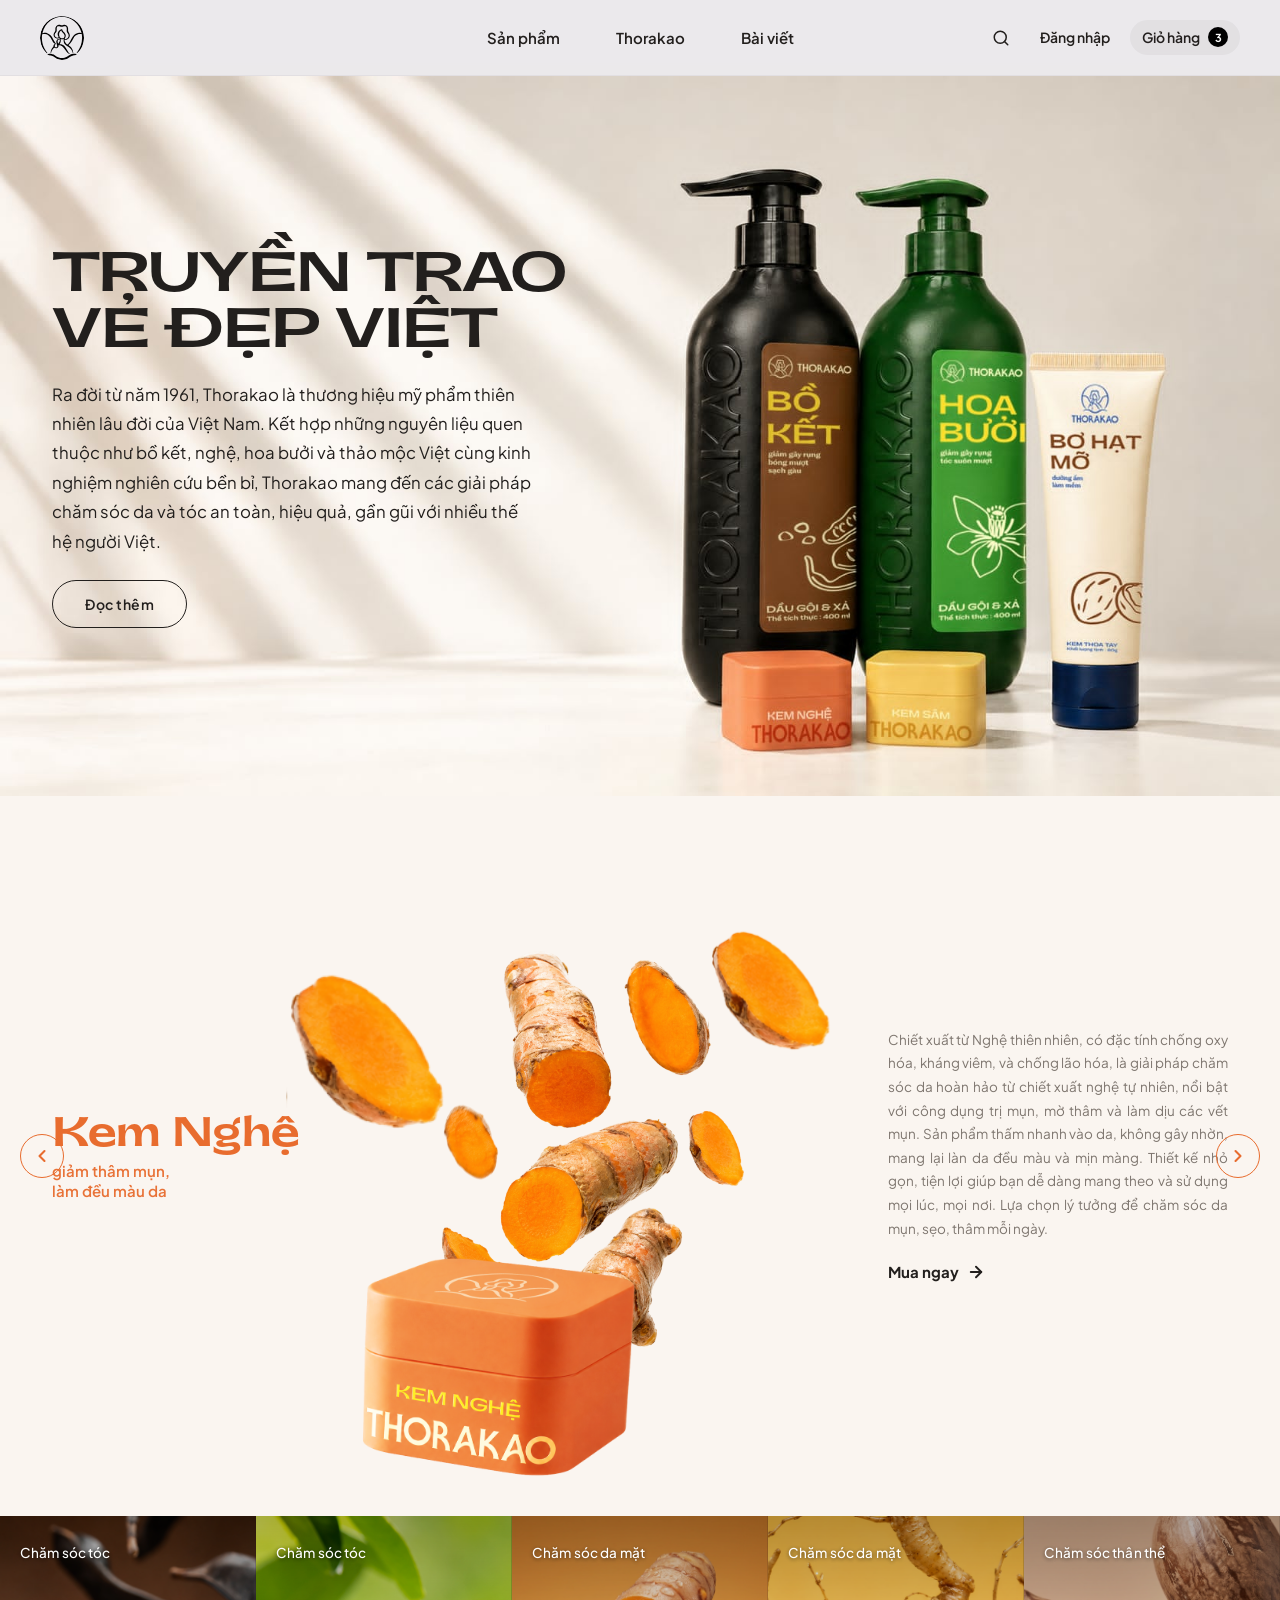
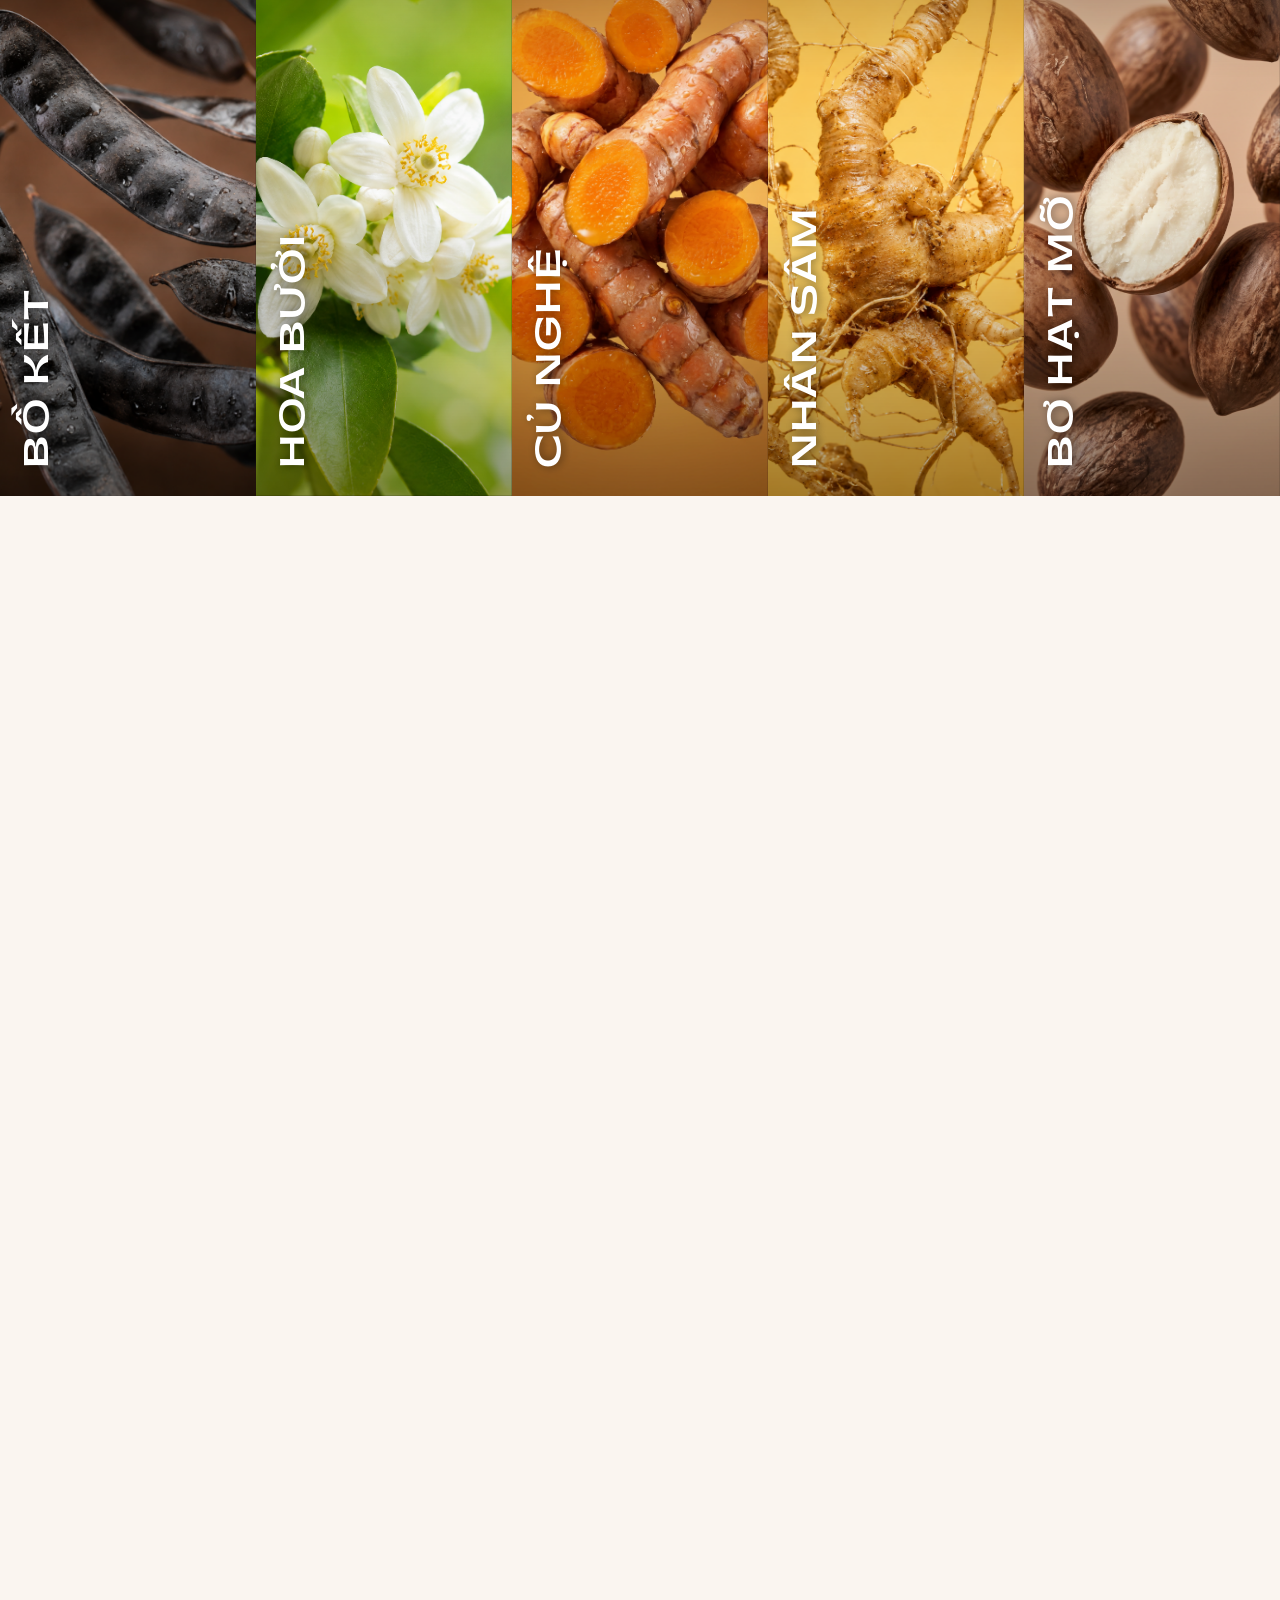
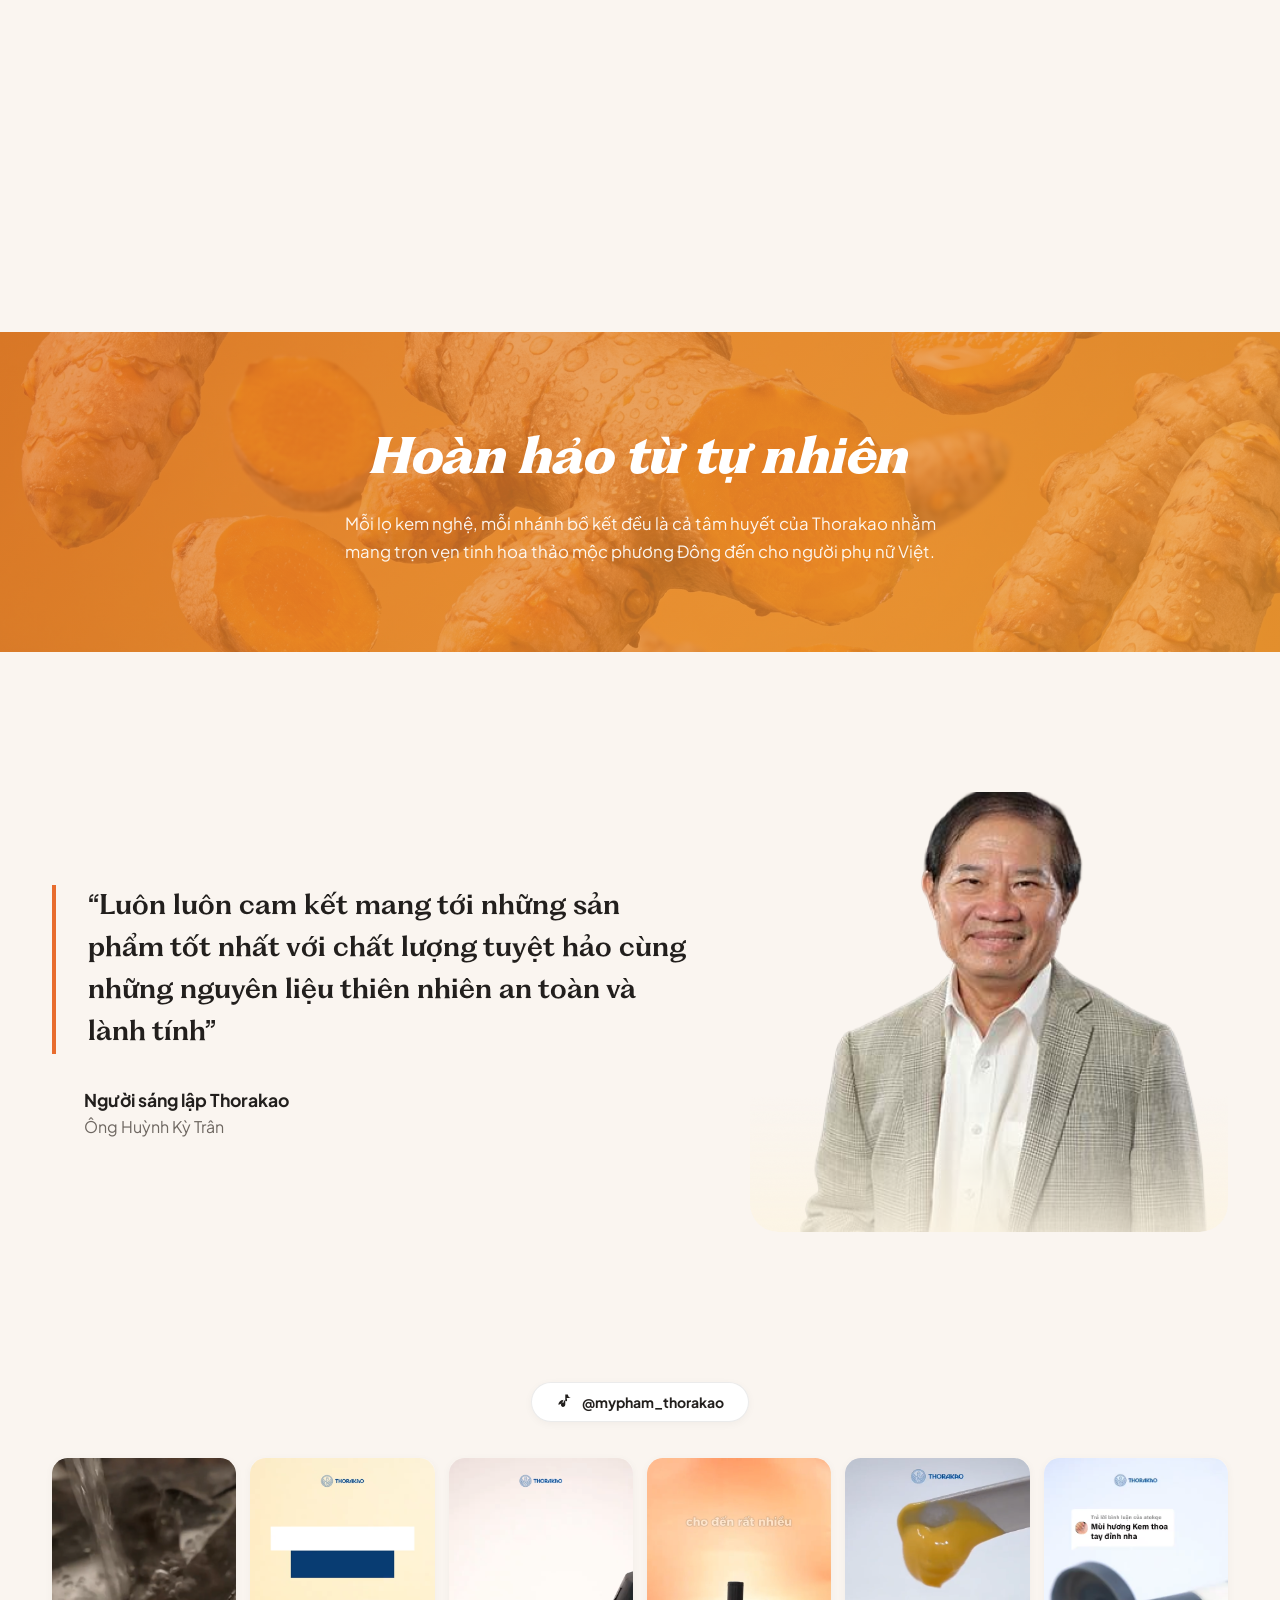
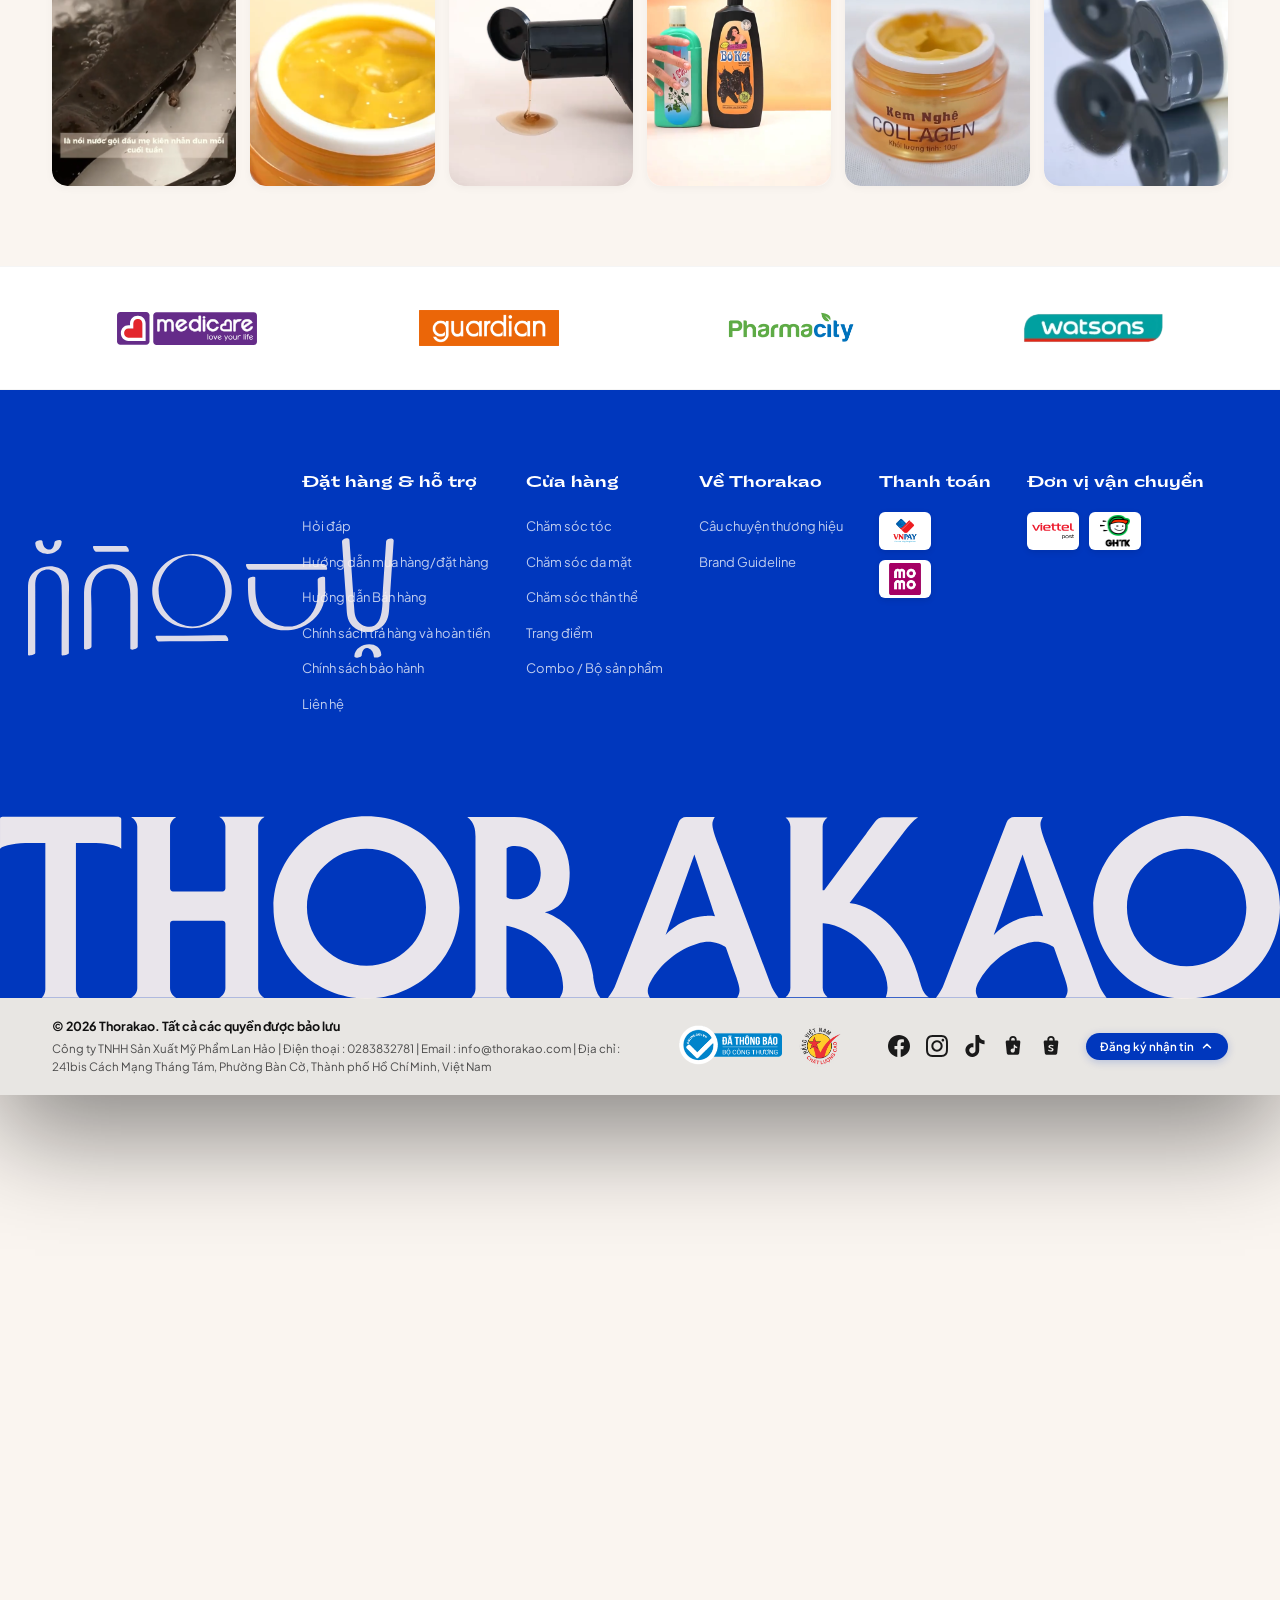
<file: index.html>
<!DOCTYPE html>
<html lang="vi">

<head>
  <meta charset="UTF-8">
  <meta name="viewport" content="width=device-width, initial-scale=1.0">
  <meta name="description"
    content="Thorakao - Truyền trao vẻ đẹp Việt. Mỹ phẩm thiên nhiên Việt Nam từ năm 1961 với thành phần chiết xuất từ nghệ, bưởi, bồ kết.">
  <meta name="keywords" content="Thorakao, mỹ phẩm, kem nghệ, dầu gội bồ kết, chăm sóc da, thiên nhiên, Việt Nam">
  <title>Thorakao - Truyền Trao Vẻ Đẹp Việt</title>
  <link rel="stylesheet" href="css/style.css">
</head>

<body>

  <!-- Page Content Wrapper for Jitter.video Reveal Curtain -->
  <div class="page-content-wrapper">

    <!-- ========== HEADER ========== -->
    <header class="header" id="header">
      <div class="container header-container">
        <a href="index.html" class="header-logo" id="logo" aria-label="Trang chủ Thorakao">
          <div class="logo-circle">
            <img src="images/Frame_10.svg" alt="Thorakao Logo">
          </div>
        </a>

        <nav class="header-nav-pill" id="headerNav">
          <a href="product.html" class="nav-pill-item">Sản phẩm</a>
          <a href="#about" class="nav-pill-item">Thorakao</a>
          <a href="#articles" class="nav-pill-item">Bài viết</a>
        </nav>

        <div class="header-actions">
          <button class="search-btn" aria-label="Tìm kiếm" id="searchBtn">
            <svg width="18" height="18" viewBox="0 0 24 24" fill="none" stroke="currentColor" stroke-width="2"
              stroke-linecap="round" stroke-linejoin="round">
              <circle cx="11" cy="11" r="8" />
              <path d="M21 21l-4.35-4.35" />
            </svg>
          </button>
          <a href="#" class="login-text" id="loginLink">Đăng nhập</a>
          <a href="product.html" class="cart-pill-link" id="cartLink">
            <span>Giỏ hàng</span>
            <span class="cart-pill-count" id="cartCount">0</span>
          </a>
        </div>

        <button class="mobile-menu-btn" id="mobileMenuBtn" aria-label="Mở menu">
          <span></span>
          <span></span>
          <span></span>
        </button>
      </div>
    </header>

    <!-- ========== 1. HERO SECTION (Full Background Image) ========== -->
    <section class="hero reveal" id="hero">
      <div class="hero-bg-wrapper">
        <img src="images/anhbia.jpg" alt="Thorakao - Truyền Trao Vẻ Đẹp Việt" class="hero-bg-img">
      </div>
      <div class="container hero-container">
        <div class="hero-text-content">
          <h1 class="hero-title fade-in-up">TRUYỀN TRAO<br>VẺ ĐẸP VIỆT</h1>
          <p class="hero-subtitle fade-in-up delay-2">
            Ra đời từ năm 1961, Thorakao là thương hiệu mỹ phẩm thiên nhiên lâu đời của Việt Nam. Kết hợp những nguyên
            liệu quen thuộc như bồ kết, nghệ, hoa bưởi và thảo mộc Việt cùng kinh nghiệm nghiên cứu bền bỉ, Thorakao
            mang
            đến các giải pháp chăm sóc da và tóc an toàn, hiệu quả, gần gũi với nhiều thế hệ người Việt.
          </p>
          <a href="#" class="btn-read-more fade-in-up delay-3">Đọc thêm</a>
        </div>
      </div>
    </section>

    <!-- ========== 2. KEM NGHỆ FEATURE SECTION (Floating 3D Composition) ========== -->
    <section class="kem-nghe-feature reveal" id="kemNgheFeature">
      <div class="container kem-nghe-container">
        <div class="kem-nghe-left">
          <h2 class="kem-nghe-title">Kem Nghệ</h2>
          <p class="kem-nghe-subtitle">giảm thâm mụn,<br>làm đều màu da</p>
        </div>

        <div class="kem-nghe-center-col">
          <div class="kem-nghe-center-composition">
            <!-- Main 3D Box with Yellow Swatch -->
            <div class="kem-nghe-main-box">
              <img src="images/ChatGPT_Image_Jul_15__2026__03_21_18_AM_1.png" alt="Kem Nghệ Thorakao"
                class="img-box-swatch">
            </div>

            <!-- Floating Turmeric Root Left (Large) -->
            <div class="floating-turmeric root-left">
              <img src="images/ChatGPT_Image_Jul_15__2026__03_21_18_AM_2.png" alt="Củ nghệ tươi">
            </div>
            <!-- Floating Turmeric Root Bottom (Large) -->
            <div class="floating-turmeric root-bottom">
              <img src="images/ChatGPT_Image_Jul_15__2026__03_38_21_AM_1.png" alt="Lát nghệ tươi">
            </div>

            <!-- Floating Turmeric Slices Right (Large) -->
            <div class="floating-turmeric slice-right">
              <img src="images/ChatGPT_Image_Jul_15__2026__03_21_18_AM_2.png" alt="Lát nghệ">
            </div>
          </div>
        </div>

        <div class="kem-nghe-right">
          <p class="kem-nghe-desc">
            Chiết xuất từ Nghệ thiên nhiên, có đặc tính chống oxy hóa, kháng viêm, và chống lão hóa, là giải pháp chăm
            sóc
            da hoàn hảo từ chiết xuất nghệ tự nhiên, nổi bật với công dụng trị mụn, mờ thâm và làm dịu các vết mụn. Sản
            phẩm thấm nhanh vào da, không gây nhờn, mang lại làn da đều màu và mịn màng. Thiết kế nhỏ gọn, tiện lợi giúp
            bạn dễ dàng mang theo và sử dụng mọi lúc, mọi nơi. Lựa chọn lý tưởng để chăm sóc da mụn, sẹo, thâm mỗi ngày.
          </p>
          <a href="product.html?id=kem-nghe" class="kem-nghe-buy-link">
            <span>Mua ngay</span>
            <svg width="18" height="18" viewBox="0 0 24 24" fill="none" stroke="currentColor" stroke-width="2.5"
              stroke-linecap="round" stroke-linejoin="round">
              <line x1="5" y1="12" x2="19" y2="12"></line>
              <polyline points="12 5 19 12 12 19"></polyline>
            </svg>
          </a>
        </div>
      </div>

      <!-- Product Nav Arrows (positioned at screen edges) -->
      <button class="kem-nghe-arrow-btn arrow-prev" aria-label="Sản phẩm trước" id="kemNghePrev">
        <svg viewBox="0 0 24 24" fill="none" stroke="currentColor" stroke-width="2.5" stroke-linecap="round"
          stroke-linejoin="round">
          <polyline points="15 18 9 12 15 6"></polyline>
        </svg>
      </button>
      <button class="kem-nghe-arrow-btn arrow-next" aria-label="Sản phẩm tiếp" id="kemNgheNext">
        <svg viewBox="0 0 24 24" fill="none" stroke="currentColor" stroke-width="2.5" stroke-linecap="round"
          stroke-linejoin="round">
          <polyline points="9 6 15 12 9 18"></polyline>
        </svg>
      </button>
    </section>

    <!-- ========== 3. NGUYÊN LIỆU THIÊN NHIÊN (5 Vertical Ingredient Strips) ========== -->
    <section class="ingredients-section reveal" id="ingredients">
      <div class="ingredients-container">
        <div class="ingredients-grid">
          <!-- 1. Bồ kết -->
          <a href="product.html?id=bo-ket" class="ingredient-card" id="ing-boket">
            <div class="img-placeholder ing-placeholder" data-label="Bồ Kết">
              <img src="images/category.png" alt="Bồ Kết">
            </div>
            <div class="ing-overlay">
              <span class="ing-tag">Chăm sóc tóc</span>
              <h3 class="ing-name">BỒ KẾT</h3>
            </div>
          </a>

          <!-- 2. Hoa bưởi -->
          <a href="product.html?id=hoa-buoi" class="ingredient-card" id="ing-hoabuoi">
            <div class="img-placeholder ing-placeholder" data-label="Hoa Bưởi">
              <img src="images/category_2.png" alt="Hoa Bưởi">
            </div>
            <div class="ing-overlay">
              <span class="ing-tag">Chăm sóc tóc</span>
              <h3 class="ing-name">HOA BƯỞI</h3>
            </div>
          </a>

          <!-- 3. Củ nghệ -->
          <a href="product.html?id=kem-nghe" class="ingredient-card" id="ing-cunghie">
            <div class="img-placeholder ing-placeholder" data-label="Củ Nghệ">
              <img src="images/category_3.png" alt="Củ Nghệ">
            </div>
            <div class="ing-overlay">
              <span class="ing-tag">Chăm sóc da mặt</span>
              <h3 class="ing-name">CỦ NGHỆ</h3>
            </div>
          </a>

          <!-- 4. Nhân sâm -->
          <a href="product.html?id=kem-sam" class="ingredient-card" id="ing-nhansam">
            <div class="img-placeholder ing-placeholder" data-label="Nhân Sâm">
              <img src="images/category_4.png" alt="Nhân Sâm">
            </div>
            <div class="ing-overlay">
              <span class="ing-tag">Chăm sóc da mặt</span>
              <h3 class="ing-name">NHÂN SÂM</h3>
            </div>
          </a>

          <!-- 5. Bơ hạt mỡ -->
          <a href="product.html?id=kem-thoa-tay" class="ingredient-card" id="ing-bohatmo">
            <div class="img-placeholder ing-placeholder" data-label="Bơ Hạt Mỡ">
              <img src="images/category_5.png" alt="Bơ Hạt Mỡ">
            </div>
            <div class="ing-overlay">
              <span class="ing-tag">Chăm sóc thân thể</span>
              <h3 class="ing-name">BƠ HẠT MỠ</h3>
            </div>
          </a>
        </div>
      </div>
    </section>

    <!-- ========== 4. BEST SELLER ========== -->
    <section class="best-seller reveal" id="bestSeller">
      <div class="container">
        <div class="section-title-wrap">
          <h2 class="section-title">BEST SELLER</h2>
        </div>

        <div class="bestseller-layout">
          <!-- Feature Image (Left) -->
          <div class="bestseller-featured-banner">
            <div class="img-placeholder featured-placeholder" data-label="Cô gái cầm hũ Kem Nghệ Thorakao">
              <img src="images/9b5b6f00-438d-4a66-9bee-d870ea9cd6d0.jpg" alt="Cô gái dùng Kem Nghệ Thorakao">
            </div>
          </div>

          <!-- Slider Carousel Viewport (Right) -->
          <div class="bestseller-slider-viewport" id="bestsellerViewport">
            <div class="bestseller-cards" id="bestsellerTrack">
              <!-- Item 1: Kem Nghệ -->
              <a href="product.html?id=kem-nghe" class="product-mini-card">
                <div class="img-placeholder mini-placeholder" data-label="Kem Nghệ Thorakao">
                  <img src="images/Rectangle_4.png" alt="Kem Nghệ Thorakao">
                </div>
                <div class="mini-info">
                  <h4>Kem Nghệ</h4>
                  <p class="mini-price">47.000 đ</p>
                </div>
              </a>

              <!-- Item 2: Kem Thoa Tay Bơ Hạt Mỡ -->
              <a href="product.html?id=kem-thoa-tay" class="product-mini-card">
                <div class="img-placeholder mini-placeholder" data-label="Kem Thoa Tay Bơ Hạt Mỡ">
                  <img src="images/Rectangle_4_2.png" alt="Kem Thoa Tay Bơ Hạt Mỡ">
                </div>
                <div class="mini-info">
                  <h4>Kem Thoa Tay Bơ Hạt Mỡ</h4>
                  <p class="mini-price">55.000 đ</p>
                </div>
              </a>

              <!-- Item 3: Kem Sâm Dưỡng Da -->
              <a href="product.html?id=kem-sam" class="product-mini-card">
                <div class="img-placeholder mini-placeholder" data-label="Kem Dưỡng Da Sâm Thorakao">
                  <img src="images/Rectangle_4_3.png" alt="Kem Dưỡng Da Sâm">
                </div>
                <div class="mini-info">
                  <h4>Kem Dưỡng Sâm</h4>
                  <p class="mini-price">62.000 đ</p>
                </div>
              </a>

              <!-- Item 4: Dầu Gội Bồ Kết -->
              <a href="product.html?id=bo-ket" class="product-mini-card">
                <div class="img-placeholder mini-placeholder" data-label="Dầu Gội Bồ Kết">
                  <img src="images/ca05ac8e-1ba7-4478-8e33-d5c109aef628.jpg" alt="Dầu Gội Bồ Kết">
                </div>
                <div class="mini-info">
                  <h4>Dầu Gội Bồ Kết</h4>
                  <p class="mini-price">68.000 đ</p>
                </div>
              </a>

              <!-- Item 5: Dầu Gội Hoa Bưởi -->
              <a href="product.html?id=hoa-buoi" class="product-mini-card">
                <div class="img-placeholder mini-placeholder" data-label="Dầu Gội Hoa Bưởi">
                  <img src="images/1ad76283-f8b3-4e64-bf03-9e758072c3aa.jpg" alt="Dầu Gội Hoa Bưởi">
                </div>
                <div class="mini-info">
                  <h4>Dầu Gội Hoa Bưởi</h4>
                  <p class="mini-price">75.000 đ</p>
                </div>
              </a>
            </div>
          </div>
        </div>

        <!-- Slider indicator -->
        <div class="bestseller-indicator" id="bestsellerIndicator">
          <div class="indicator-bar active" data-index="0"></div>
          <div class="indicator-bar" data-index="1"></div>
          <div class="indicator-bar" data-index="2"></div>
        </div>
      </div>
    </section>

    <!-- ========== 5. CHĂM SÓC KÉP / ROUTINE SECTION ========== -->
    <section class="care-routine reveal" id="routine">
      <div class="container">
        <div class="care-grid">
          <!-- Card 1: Kem nghệ chăm sóc da -->
          <div class="care-card">
            <div class="care-card-img">
              <div class="img-placeholder care-placeholder" data-label="Hũ Kem Nghệ nền trời xanh">
                <img src="images/Rectangle_17.png" alt="Kem nghệ chu trình chăm da">
              </div>
            </div>
            <div class="care-card-content">
              <h3>Kem nghệ nên dùng khi nào trong chu trình chăm da?</h3>
              <a href="product.html?id=kem-nghe" class="btn-pill-action">
                <span>Tìm hiểu thêm</span>
                <svg width="14" height="14" viewBox="0 0 24 24" fill="none" stroke="currentColor" stroke-width="2"
                  stroke-linecap="round" stroke-linejoin="round">
                  <line x1="5" y1="12" x2="19" y2="12" />
                  <polyline points="12 5 19 12 12 19" />
                </svg>
              </a>
            </div>
          </div>

          <!-- Card 2: Dầu gội bồ kết -->
          <div class="care-card">
            <div class="care-card-content top-content">
              <h3>Chăm sóc chắc khỏe từ thành phần bồ kết truyền thống</h3>
              <a href="product.html?id=bo-ket" class="btn-pill-action">
                <span>Tìm hiểu thêm</span>
                <svg width="14" height="14" viewBox="0 0 24 24" fill="none" stroke="currentColor" stroke-width="2"
                  stroke-linecap="round" stroke-linejoin="round">
                  <line x1="5" y1="12" x2="19" y2="12" />
                  <polyline points="12 5 19 12 12 19" />
                </svg>
              </a>
            </div>
            <div class="care-card-img">
              <div class="img-placeholder care-placeholder" data-label="Chai Dầu gội Bồ Kết trong túi lưới đan">
                <img src="images/Rectangle_18.png" alt="Dầu gội bồ kết truyền thống">
              </div>
            </div>
          </div>
        </div>
      </div>
    </section>

    <!-- ========== 6. HOÀN HẢO TỪ TỰ NHIÊN (Orange Turmeric Banner) ========== -->
    <section class="banner-turmeric reveal" id="perfectNature">
      <div class="banner-turmeric-bg">
        <div class="img-placeholder banner-turmeric-placeholder" data-label="Banner củ nghệ tươi">
          <img src="images/Turmeric_roots_floating_composition_2K_202607150931__1__2.png" alt="Củ nghệ tươi Thorakao">
        </div>
        <div class="banner-turmeric-overlay">
          <h2>Hoàn hảo từ tự nhiên</h2>
          <p>Mỗi lọ kem nghệ, mỗi nhánh bồ kết đều là cả tâm huyết của Thorakao nhằm mang trọn vẹn tinh hoa thảo mộc
            phương Đông đến cho người phụ nữ Việt.</p>
        </div>
      </div>
    </section>

    <!-- ========== 7. FOUNDER QUOTE ========== -->
    <section class="founder-section reveal" id="founder">
      <div class="container founder-container">
        <div class="founder-quote-box">
          <blockquote>
            “Luôn luôn cam kết mang tới những sản phẩm tốt nhất với chất lượng tuyệt hảo cùng những nguyên liệu thiên
            nhiên an toàn và lành tính”
          </blockquote>
          <p class="founder-title">
            <strong>Người sáng lập Thorakao</strong><br>
            <span>Ông Huỳnh Kỳ Trân</span>
          </p>
        </div>

        <div class="founder-photo-box">
          <div class="img-placeholder founder-placeholder" data-label="Chân dung người sáng lập Thorakao">
            <img src="images/172_1.png" alt="Ông Huỳnh Kỳ Trân - Người sáng lập Thorakao">
          </div>
        </div>
      </div>
    </section>

    <!-- ========== 8. TIKTOK / SOCIAL STORIES (6 Vertical Reels) ========== -->
    <section class="tiktok-reels-section reveal" id="tiktokSection">
      <div class="container">
        <div class="tiktok-header">
          <a href="https://www.tiktok.com" target="_blank" rel="noopener noreferrer" class="tiktok-handle-badge">
            <svg width="18" height="18" viewBox="0 0 24 24" fill="currentColor">
              <path
                d="M19.59 6.69a4.83 4.83 0 0 1-3.77-4.25V2h-3.45v13.67a2.89 2.89 0 0 1-5.2 1.74 2.89 2.89 0 0 1 2.31-4.64c.298 0 .593.045.876.134V9.38a6.34 6.34 0 0 0-.876-.06 6.34 6.34 0 0 0-6.34 6.34 6.34 6.34 0 0 0 6.34-6.34V9.08a8.28 8.28 0 0 0 5.23 1.83v-3.46a4.85 4.85 0 0 1-1.46-.76z" />
            </svg>
            <span>@mypham_thorakao</span>
          </a>
        </div>

        <div class="reels-grid">
          <!-- Reel 1 -->
          <div class="reel-item">
            <div class="img-placeholder reel-placeholder" data-label="Nấu nước bồ kết">
              <img src="images/Rectangle_24.svg" alt="Nấu nước bồ kết">
            </div>
          </div>

          <!-- Reel 2 -->
          <div class="reel-item">
            <div class="img-placeholder reel-placeholder" data-label="Chất kem nghệ vàng mịn">
              <img src="images/Rectangle_25.svg" alt="Chất kem nghệ">
            </div>
          </div>

          <!-- Reel 3 -->
          <div class="reel-item">
            <div class="img-placeholder reel-placeholder" data-label="Vòi nhấn dầu gội">
              <img src="images/Rectangle_26.svg" alt="Dầu gội đậm đặc">
            </div>
          </div>

          <!-- Reel 4 -->
          <div class="reel-item">
            <div class="img-placeholder reel-placeholder" data-label="Bộ đôi Dầu gội & Dầu xả">
              <img src="images/Rectangle_27.svg" alt="Bộ đôi chăm sóc tóc">
            </div>
          </div>

          <!-- Reel 5 -->
          <div class="reel-item">
            <div class="img-placeholder reel-placeholder" data-label="Hũ kem nghệ mở nắp">
              <img src="images/Rectangle_28.svg" alt="Hũ kem nghệ">
            </div>
          </div>

          <!-- Reel 6 -->
          <div class="reel-item">
            <div class="img-placeholder reel-placeholder" data-label="Chi tiết nắp hũ">
              <img src="images/Rectangle_29.svg" alt="Chi tiết nắp hũ">
            </div>
          </div>
        </div>
      </div>
    </section>

    <!-- ========== 9. RETAIL PARTNERS LOGO STRIP ========== -->
    <section class="partners-bar" id="partners">
      <div class="container partners-container">
        <div class="partner-logo-item">
          <div class="img-placeholder partner-placeholder" data-label="medicare">
            <img src="images/medicare-logo-01_1.svg" alt="Medicare">
          </div>
        </div>
        <div class="partner-logo-item">
          <div class="img-placeholder partner-placeholder" data-label="guardian">
            <img src="images/guardian-seeklogo_1.png" alt="Guardian">
          </div>
        </div>
        <div class="partner-logo-item">
          <div class="img-placeholder partner-placeholder" data-label="Pharmacity">
            <img src="images/pharmacity-seeklogo_1.png" alt="Pharmacity">
          </div>
        </div>
        <div class="partner-logo-item">
          <div class="img-placeholder partner-placeholder" data-label="watsons">
            <img src="images/17433221_logo-watsons-250x250_1.png" alt="Watsons">
          </div>
        </div>
      </div>
    </section>

    <!-- ========== 10. ROYAL BLUE MAIN FOOTER (Ảnh 1) ========== -->
    <footer class="footer-royal-blue" id="footer">
      <div class="container">
        <!-- Main Columns Grid -->
        <div class="footer-columns-wrapper">
          <!-- Left Symbol Column -->
          <div class="footer-symbols-col">
            <img src="images/Group.svg" alt="ñ" class="symbol-svg">
            <img src="images/Group_2.svg" alt="Ñ" class="symbol-svg">
            <img src="images/Group_3.svg" alt="○" class="symbol-svg">
            <img src="images/Group_4.svg" alt="_" class="symbol-svg">
            <img src="images/Group_5.svg" alt="∪" class="symbol-svg">
          </div>

          <!-- 5 Nav Columns -->
          <div class="footer-nav-grid">
            <!-- Col 1 -->
            <div class="footer-link-col">
              <h4>Đặt hàng & hỗ trợ</h4>
              <ul>
                <li><a href="#">Hỏi đáp</a></li>
                <li><a href="#">Hướng dẫn mua hàng/đặt hàng</a></li>
                <li><a href="#">Hướng dẫn Bán hàng</a></li>
                <li><a href="#">Chính sách trả hàng và hoàn tiền</a></li>
                <li><a href="#">Chính sách bảo hành</a></li>
                <li><a href="#">Liên hệ</a></li>
              </ul>
            </div>

            <!-- Col 2 -->
            <div class="footer-link-col">
              <h4>Cửa hàng</h4>
              <ul>
                <li><a href="#">Chăm sóc tóc</a></li>
                <li><a href="#">Chăm sóc da mặt</a></li>
                <li><a href="#">Chăm sóc thân thể</a></li>
                <li><a href="#">Trang điểm</a></li>
                <li><a href="#">Combo / Bộ sản phẩm</a></li>
              </ul>
            </div>

            <!-- Col 3 -->
            <div class="footer-link-col">
              <h4>Về Thorakao</h4>
              <ul>
                <li><a href="#">Câu chuyện thương hiệu</a></li>
                <li><a href="#">Brand Guideline</a></li>
              </ul>
            </div>

            <!-- Col 4: Thanh toán -->
            <div class="footer-link-col">
              <h4>Thanh toán</h4>
              <div class="footer-partner-badge-list">
                <div class="partner-badge-card">
                  <img src="images/vnpay-logo-vinadesign-25-12-57-55_1.png" alt="VNPAY">
                </div>
                <div class="partner-badge-card">
                  <img src="images/Logo-MoMo-Square_1.png" alt="MoMo">
                </div>
              </div>
            </div>

            <!-- Col 5: Đơn vị vận chuyển -->
            <div class="footer-link-col">
              <h4>Đơn vị vận chuyển</h4>
              <div class="footer-partner-badge-list">
                <div class="partner-badge-card">
                  <img src="images/Viettel_Post_logo.svg" alt="Viettel Post">
                </div>
                <div class="partner-badge-card">
                  <img src="images/Logo-GHTK-V_1.png" alt="GHTK">
                </div>
              </div>
            </div>
          </div>
        </div>
      </div>

      <!-- Giant Brand Typography Logo (Full-Bleed 100% Width) -->
      <div class="footer-giant-logo-container">
        <img src="images/Frame_168.svg" alt="THORAKAO" class="giant-brand-vector">
      </div>

      <!-- Bottom Bar (Full-Bleed Light Grey Background, Centered Container) -->
      <div class="footer-bottom-info-bar">
        <div class="container footer-bottom-container">
          <div class="footer-legal-text">
            <p class="copyright-year">© 2026 Thorakao. Tất cả các quyền được bảo lưu</p>
            <p class="company-address">Công ty TNHH Sản Xuất Mỹ Phẩm Lan Hảo | Điện thoại : 0283832781 | Email :
              info@thorakao.com | Địa chỉ : 241bis Cách Mạng Tháng Tám, Phường Bàn Cờ, Thành phố Hồ Chí Minh, Việt Nam
            </p>
          </div>

          <div class="footer-gov-certifications">
            <img src="images/website-thong-bao-voi-bo-cong-thuong_1.png" alt="Đã Thông Báo Bộ Công Thương"
              class="bct-badge-img">
            <img src="images/logo-hang-viet-nam-chat-luong-cao-vector-15-480x480_1.png"
              alt="Hàng Việt Nam Chất Lượng Cao" class="hvnclc-badge-img">
          </div>

          <div class="footer-social-media-icons">
            <!-- 1. Facebook -->
            <a href="https://www.facebook.com" target="_blank" rel="noopener noreferrer"
              class="social-icon-link social-fb" aria-label="Facebook">
              <svg width="22" height="22" viewBox="0 0 24 24" fill="currentColor">
                <path
                  d="M24 12.073c0-6.627-5.373-12-12-12s-12 5.373-12 12c0 5.99 4.388 10.954 10.125 11.854v-8.385H7.078v-3.47h3.047V9.43c0-3.007 1.792-4.669 4.533-4.669 1.312 0 2.686.235 2.686.235v2.953H15.83c-1.491 0-1.956.925-1.956 1.874v2.25h3.328l-.532 3.47h-2.796v8.385C19.612 23.027 24 18.062 24 12.073z" />
              </svg>
            </a>

            <!-- 2. Instagram -->
            <a href="https://www.instagram.com" target="_blank" rel="noopener noreferrer"
              class="social-icon-link social-ig" aria-label="Instagram">
              <svg width="22" height="22" viewBox="0 0 24 24" fill="currentColor">
                <path
                  d="M12 2.163c3.204 0 3.584.012 4.85.07 3.252.148 4.771 1.691 4.919 4.919.058 1.265.069 1.645.069 4.849 0 3.205-.012 3.584-.069 4.849-.149 3.225-1.664 4.771-4.919 4.919-1.266.058-1.644.07-4.85.07-3.204 0-3.584-.012-4.849-.07-3.26-.149-4.771-1.699-4.919-4.92-.058-1.265-.07-1.644-.07-4.849 0-3.204.013-3.583.07-4.849.149-3.227 1.664-4.771 4.919-4.919 1.266-.057 1.645-.069 4.849-.069zm0-2.163c-3.259 0-3.667.014-4.947.072-4.358.2-6.78 2.618-6.98 6.98-.059 1.281-.073 1.689-.073 4.948 0 3.259.014 3.668.072 4.948.2 4.358 2.618 6.78 6.98 6.98 1.281.058 1.689.072 4.948.072 3.259 0 3.668-.014 4.948-.072 4.354-.2 6.782-2.618 6.979-6.98.059-1.28.073-1.689.073-4.948 0-3.259-.014-3.667-.072-4.947-.196-4.354-2.617-6.78-6.979-6.98-1.281-.059-1.69-.073-4.949-.073zm0 5.838c-3.403 0-6.162 2.759-6.162 6.162s2.759 6.163 6.162 6.163 6.162-2.759 6.162-6.163c0-3.403-2.759-6.162-6.162-6.162zm0 10.162c-2.209 0-4-1.79-4-4 0-2.209 1.791-4 4-4s4 1.791 4 4c0 2.21-1.791 4-4 4zm6.406-11.845c-.796 0-1.441.645-1.441 1.44s.645 1.44 1.441 1.44c.795 0 1.439-.645 1.439-1.44s-.644-1.44-1.439-1.44z" />
              </svg>
            </a>

            <!-- 3. TikTok -->
            <a href="https://www.tiktok.com" target="_blank" rel="noopener noreferrer"
              class="social-icon-link social-tiktok" aria-label="TikTok">
              <svg width="22" height="22" viewBox="0 0 24 24" fill="currentColor">
                <path
                  d="M12.525.02c1.31-.02 2.61-.01 3.91-.02.08 1.53.63 3.09 1.75 4.17 1.12 1.11 2.7 1.62 4.24 1.79v4.03c-1.44-.05-2.89-.35-4.2-.97-.57-.26-1.1-.59-1.62-.93-.01 2.92.01 5.84-.02 8.75-.08 1.4-.54 2.79-1.35 3.94-1.31 1.92-3.58 3.17-5.91 3.21-1.43.08-2.86-.31-4.08-1.03-2.02-1.19-3.44-3.37-3.65-5.71-.02-.5-.03-1-.01-1.49.18-1.9 1.12-3.72 2.58-4.96 1.66-1.44 3.98-2.13 6.15-1.72.02 1.48-.04 2.96-.04 4.44-.99-.32-2.15-.23-3.02.37-.63.41-1.11 1.04-1.36 1.75-.21.51-.24 1.07-.14 1.61.24 1.64 1.82 3.02 3.5 2.87 1.12-.01 2.19-.66 2.77-1.61.19-.33.4-.67.41-1.06.1-1.79.06-3.57.07-5.36.01-4.03-.01-8.05.02-12.07z" />
              </svg>
            </a>

            <!-- 4. TikTok Shop -->
            <a href="https://www.tiktok.com" target="_blank" rel="noopener noreferrer"
              class="social-icon-link social-tiktok-shop" aria-label="TikTok Shop">
              <svg width="22" height="22" viewBox="0 0 24 24" fill="currentColor">
                <path fill-rule="evenodd" clip-rule="evenodd"
                  d="M8 6V5a4 4 0 0 1 8 0v1h2.5A1.5 1.5 0 0 1 20 7.5l-1.2 12.2c-.1.9-.8 1.8-1.8 1.8H7c-1 0-1.7-.9-1.8-1.8L4 7.5A1.5 1.5 0 0 1 5.5 6H8zm2-1a2 2 0 1 1 4 0v1h-4V5zm2.8 6.2v3.6c-.3-.1-.7-.2-1.1-.2-1.3 0-2.3 1-2.3 2.3s1 2.3 2.3 2.3 2.3-1 2.3-2.3v-3.2c.8.5 1.7.8 2.6.8v-1.6c-.8 0-1.6-.4-2.1-1.1-.2-.3-.4-.7-.5-1.1h-1.2z" />
              </svg>
            </a>

            <!-- 5. Shopee -->
            <a href="https://shopee.vn" target="_blank" rel="noopener noreferrer" class="social-icon-link social-shopee"
              aria-label="Shopee">
              <svg width="22" height="22" viewBox="0 0 24 24" fill="currentColor">
                <path fill-rule="evenodd" clip-rule="evenodd"
                  d="M8 6V5a4 4 0 0 1 8 0v1h2.5A1.5 1.5 0 0 1 20 7.5l-1.2 12.2c-.1.9-.8 1.8-1.8 1.8H7c-1 0-1.7-.9-1.8-1.8L4 7.5A1.5 1.5 0 0 1 5.5 6H8zm2-1a2 2 0 1 1 4 0v1h-4V5zm2 5.5c-1.8 0-2.8.9-2.8 2.1 0 2.2 3.8 1.8 3.8 3.3 0 .5-.5.8-1.2.8-.9 0-1.8-.4-2.4-1l-.7 1.2c.8.8 2 1.2 3.1 1.2 1.9 0 3-.9 3-2.3 0-2.4-3.8-2-3.8-3.3 0-.4.4-.7 1.1-.7.7 0 1.5.3 2.1.8l.7-1.1c-.8-.6-1.8-.9-2.9-.9z" />
              </svg>
            </a>

            <!-- Newsletter Pull Trigger Button -->
            <button type="button" class="newsletter-pull-trigger" id="openNewsletterBtn"
              title="Kéo lên xem Đăng ký nhận tin">
              <span>Đăng ký nhận tin</span>
              <svg width="14" height="14" viewBox="0 0 24 24" fill="none" stroke="currentColor" stroke-width="2.5"
                stroke-linecap="round" stroke-linejoin="round">
                <polyline points="18 15 12 9 6 15" />
              </svg>
            </button>
          </div>
        </div>
      </div>
    </footer>

  </div> <!-- End .page-content-wrapper -->

  <!-- ========== FIXED REVEAL FOOTER BACKDROP (Ảnh 2 - Jitter.video Parallax Style) ========== -->
  <div class="footer-reveal-backdrop" id="newsletterCurtain">
    <div class="container curtain-content">
      <!-- Dòng text đưa lên trên cùng -->
      <p class="curtain-email-subtext">Đăng ký để nhận thông tin khuyến mãi sớm nhất từ Thorakao</p>

      <h2 class="curtain-top-heading">TRAO TRUYỀN</h2>

      <div class="curtain-email-center-pill">
        <input type="email" placeholder="Nhập địa chỉ email" id="curtainEmailInput" aria-label="Email nhận tin">
        <button type="button" class="btn-curtain-email-arrow" aria-label="Gửi email">
          <svg width="20" height="20" viewBox="0 0 24 24" fill="none" stroke="currentColor" stroke-width="2.5"
            stroke-linecap="round" stroke-linejoin="round">
            <polyline points="9 18 15 12 9 6" />
          </svg>
        </button>
      </div>

      <h2 class="curtain-top-heading">VẺ ĐẸP VIỆT</h2>
    </div>
  </div>

  <!-- ========== CART DRAWER (SLIDE-OVER MINI CART) ========== -->
  <div class="cart-drawer-overlay" id="cartDrawerOverlay" aria-hidden="true">
    <div class="cart-drawer-backdrop" id="cartDrawerBackdrop"></div>
    <aside class="cart-drawer" id="cartDrawer" role="dialog" aria-label="Giỏ hàng Thorakao">
      <!-- Drawer Header -->
      <div class="cart-drawer-header">
        <div class="cart-drawer-title-wrap">
          <h3 class="cart-drawer-title">GIỎ HÀNG</h3>
          <span class="cart-drawer-badge" id="drawerCartBadge">0</span>
        </div>
        <button type="button" class="cart-drawer-close-btn" id="closeCartDrawer" aria-label="Đóng giỏ hàng">
          <svg width="20" height="20" viewBox="0 0 24 24" fill="none" stroke="currentColor" stroke-width="2"
            stroke-linecap="round" stroke-linejoin="round">
            <line x1="18" y1="6" x2="6" y2="18" />
            <line x1="6" y1="6" x2="18" y2="18" />
          </svg>
        </button>
      </div>

      <!-- Free Shipping Goal Tracker -->
      <div class="cart-freeship-tracker">
        <div class="freeship-text-row">
          <span class="freeship-icon">🚚</span>
          <p class="freeship-text" id="freeshipMessage">Mua thêm <strong>120.000₫</strong> để được
            <strong>Freeship</strong>
          </p>
        </div>
        <div class="freeship-progress-bar">
          <div class="freeship-progress-fill" id="freeshipProgressFill" style="width: 50%;"></div>
        </div>
      </div>

      <!-- Drawer Body: List of Items -->
      <div class="cart-drawer-body" id="cartDrawerBody">
        <div class="cart-items-list" id="cartItemsList">
          <!-- Dynamically rendered by JS -->
        </div>

        <!-- Upsell Recommended Item -->
        <div class="cart-upsell-box" id="cartUpsellBox">
          <div class="upsell-header">
            <span class="upsell-sparkle">✨</span>
            <span class="upsell-label">Gợi ý mua kèm ưu đãi</span>
          </div>
          <div class="upsell-card">
            <div class="upsell-img-wrap">
              <img src="images/Rectangle_4_2.png" alt="Kem thoa tay Bơ Hạt Mỡ">
            </div>
            <div class="upsell-info">
              <h4 class="upsell-title">Kem thoa tay Bơ Hạt Mỡ 80ml</h4>
              <span class="upsell-price">35.000₫</span>
            </div>
            <button type="button" class="btn-upsell-add" id="btnUpsellAdd" aria-label="Thêm vào giỏ">
              + Thêm
            </button>
          </div>
        </div>
      </div>

      <!-- Drawer Footer -->
      <div class="cart-drawer-footer" id="cartDrawerFooter">
        <!-- Voucher Input -->
        <div class="cart-voucher-row">
          <div class="cart-voucher-input-wrap">
            <svg width="16" height="16" viewBox="0 0 24 24" fill="none" stroke="currentColor" stroke-width="2">
              <path d="M20.59 13.41l-7.17 7.17a2 2 0 0 1-2.83 0L2 12V2h10l8.59 8.59a2 2 0 0 1 0 2.82z" />
              <line x1="7" y1="7" x2="7.01" y2="7" />
            </svg>
            <input type="text" placeholder="Mã giảm giá (VD: THORAKAO10)" id="voucherCodeInput"
              aria-label="Mã giảm giá">
          </div>
          <button type="button" class="btn-voucher-apply" id="btnApplyVoucher">Áp dụng</button>
        </div>

        <!-- Calculation Summary -->
        <div class="cart-summary-breakdown">
          <div class="summary-row">
            <span>Tạm tính</span>
            <span class="summary-val" id="cartSubtotal">0₫</span>
          </div>
          <div class="summary-row discount-row" id="cartDiscountRow" style="display: none;">
            <span>Giảm giá (<span id="discountPercentLabel">10%</span>)</span>
            <span class="summary-val discount-val" id="cartDiscount">-0₫</span>
          </div>
          <div class="summary-row">
            <span>Phí vận chuyển</span>
            <span class="summary-val" id="cartShipping">25.000₫</span>
          </div>
          <div class="summary-row total-row">
            <span>Tổng thanh toán</span>
            <span class="summary-val total-val" id="cartGrandTotal">0₫</span>
          </div>
        </div>

        <!-- Checkout Actions -->
        <button type="button" class="btn-drawer-checkout" id="btnDrawerCheckout">
          <span>TIẾN HÀNH THANH TOÁN</span>
          <svg width="18" height="18" viewBox="0 0 24 24" fill="none" stroke="currentColor" stroke-width="2.5"
            stroke-linecap="round" stroke-linejoin="round">
            <polyline points="9 18 15 12 9 6" />
          </svg>
        </button>

        <div class="cart-trust-badges">
          <span>✓ Chính hãng 100%</span>
          <span>✓ Đổi trả 7 ngày</span>
          <span>✓ Giao nhanh 2h</span>
        </div>
      </div>
    </aside>
  </div>

  <script src="js/main.js"></script>
</body>

</html>
</file>
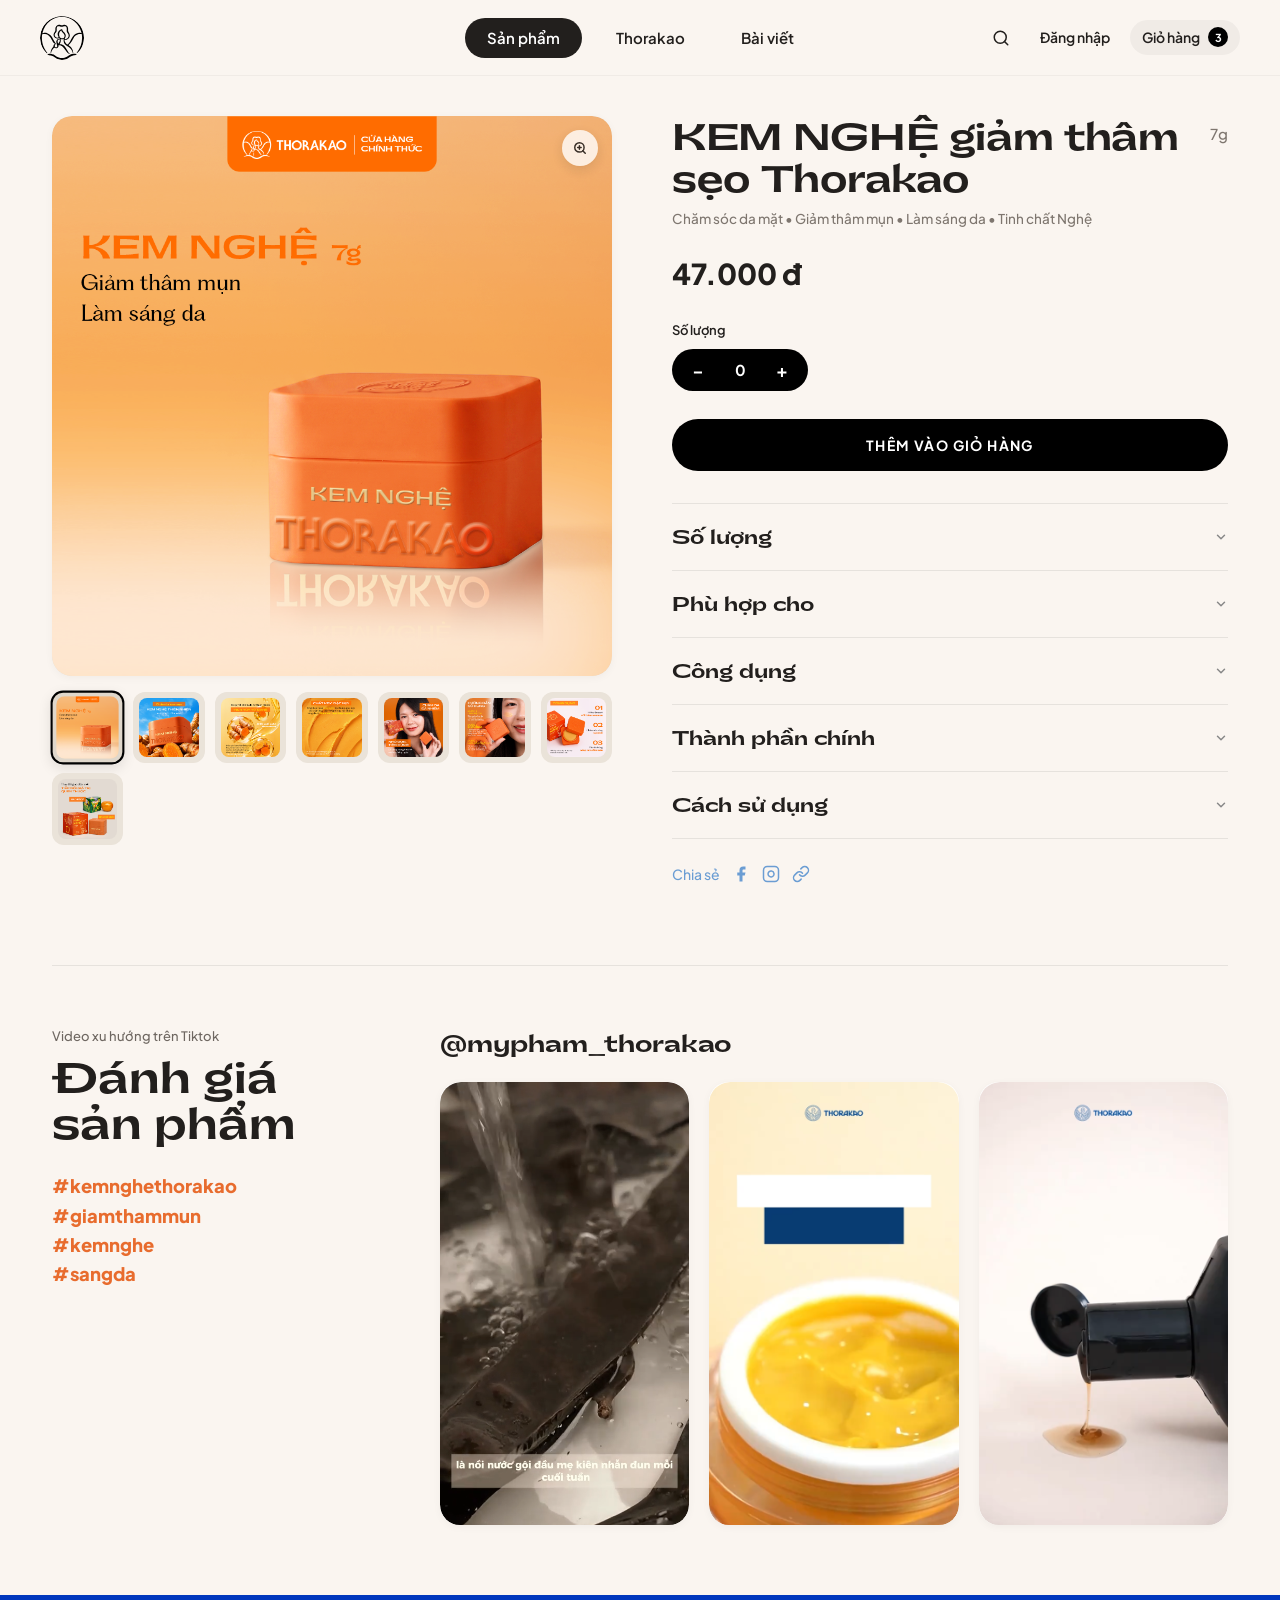
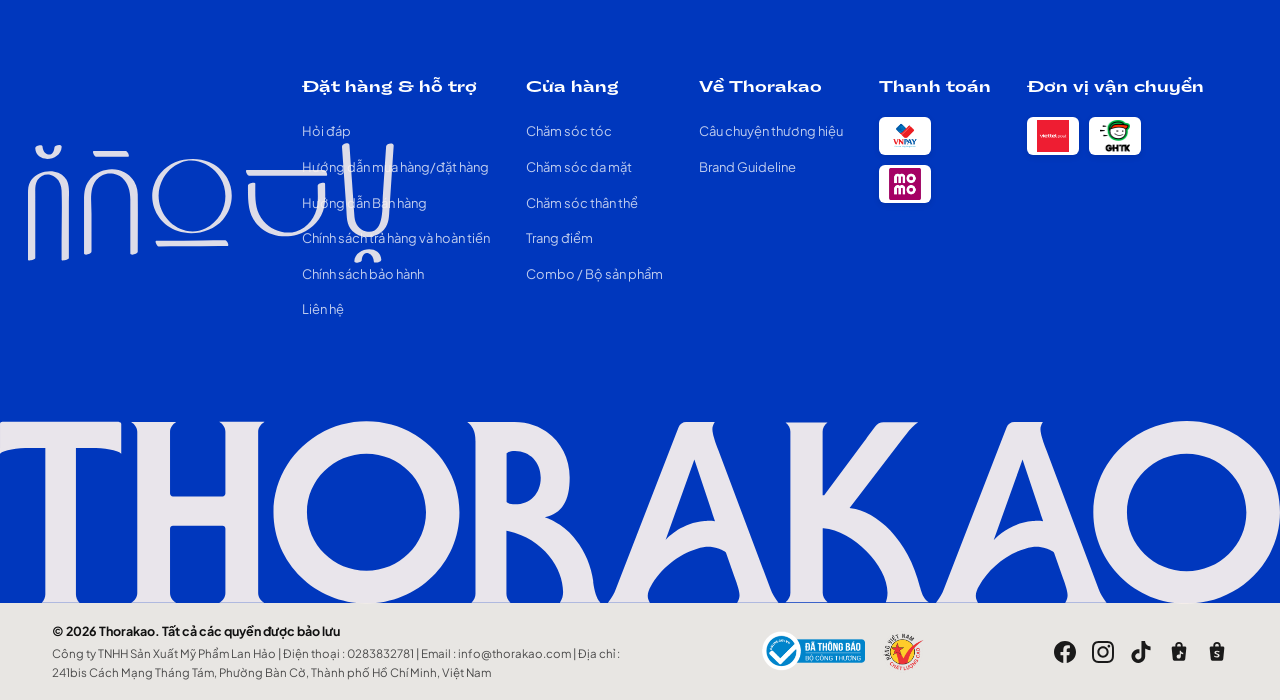
<file: product.html>
<!DOCTYPE html>
<html lang="vi">

<head>
  <meta charset="UTF-8">
  <meta name="viewport" content="width=device-width, initial-scale=1.0">
  <meta name="description"
    content="KEM NGHỆ giảm thâm sẹo Thorakao - Chăm sóc da mặt tự nhiên từ tinh chất nghệ nguyên chất từ năm 1961">
  <title>KEM NGHỆ giảm thâm sẹo - Thorakao</title>
  <link rel="stylesheet" href="css/style.css">
</head>

<body>

  <!-- ========== HEADER ========== -->
  <header class="header" id="header">
    <div class="container header-container">
      <a href="index.html" class="header-logo" id="logo" aria-label="Trang chủ Thorakao">
        <div class="logo-circle">
          <img src="images/Frame_10.svg" alt="Thorakao Logo">
        </div>
      </a>

      <nav class="header-nav-pill" id="headerNav">
        <a href="product.html" class="nav-pill-item active">Sản phẩm</a>
        <a href="index.html#about" class="nav-pill-item">Thorakao</a>
        <a href="index.html#articles" class="nav-pill-item">Bài viết</a>
      </nav>

      <div class="header-actions">
        <button class="search-btn" aria-label="Tìm kiếm" id="searchBtn">
          <svg width="18" height="18" viewBox="0 0 24 24" fill="none" stroke="currentColor" stroke-width="2"
            stroke-linecap="round" stroke-linejoin="round">
            <circle cx="11" cy="11" r="8" />
            <path d="M21 21l-4.35-4.35" />
          </svg>
        </button>
        <a href="#" class="login-text" id="loginLink">Đăng nhập</a>
        <a href="product.html" class="cart-pill-link" id="cartLink">
          <span>Giỏ hàng</span>
          <span class="cart-pill-count" id="cartCount">0</span>
        </a>
      </div>

      <button class="mobile-menu-btn" id="mobileMenuBtn" aria-label="Mở menu">
        <span></span>
        <span></span>
        <span></span>
      </button>
    </div>
  </header>

  <!-- ========== PRODUCT DETAIL SECTION ========== -->
  <main class="product-page-main">
    <section class="product-detail-section" id="productDetail">
      <div class="container product-detail-layout">

        <!-- === Left: Gallery === -->
        <div class="product-gallery-container">
          <div class="product-main-view" id="mainImageView">
            <div class="zoom-hint-badge">
              <svg width="14" height="14" viewBox="0 0 24 24" fill="none" stroke="currentColor" stroke-width="2.5"
                stroke-linecap="round" stroke-linejoin="round">
                <circle cx="11" cy="11" r="8" />
                <line x1="21" y1="21" x2="16.65" y2="16.65" />
                <line x1="11" y1="8" x2="11" y2="14" />
                <line x1="8" y1="11" x2="14" y2="11" />
              </svg>

            </div>
            <img src="images/products/kem-nghe/artboard_1.png" alt="Kem Nghệ Thorakao" id="mainProductImg">
          </div>

          <div class="product-thumbs-grid" id="thumbnails">
            <div class="thumb-item active" data-src="images/products/kem-nghe/artboard_1.png">
              <img src="images/products/kem-nghe/artboard_1.png" alt="Kem Nghệ Thorakao 1">
            </div>
            <div class="thumb-item" data-src="images/products/kem-nghe/artboard_2.png">
              <img src="images/products/kem-nghe/artboard_2.png" alt="Kem Nghệ Thorakao 2">
            </div>
            <div class="thumb-item" data-src="images/products/kem-nghe/artboard_3.png">
              <img src="images/products/kem-nghe/artboard_3.png" alt="Kem Nghệ Thorakao 3">
            </div>
            <div class="thumb-item" data-src="images/products/kem-nghe/artboard_4.png">
              <img src="images/products/kem-nghe/artboard_4.png" alt="Kem Nghệ Thorakao 4">
            </div>
            <div class="thumb-item" data-src="images/products/kem-nghe/artboard_5.png">
              <img src="images/products/kem-nghe/artboard_5.png" alt="Kem Nghệ Thorakao 5">
            </div>
            <div class="thumb-item" data-src="images/products/kem-nghe/artboard_6.png">
              <img src="images/products/kem-nghe/artboard_6.png" alt="Kem Nghệ Thorakao 6">
            </div>
            <div class="thumb-item" data-src="images/products/kem-nghe/artboard_7.png">
              <img src="images/products/kem-nghe/artboard_7.png" alt="Kem Nghệ Thorakao 7">
            </div>
            <div class="thumb-item" data-src="images/products/kem-nghe/artboard_8.png">
              <img src="images/products/kem-nghe/artboard_8.png" alt="Kem Nghệ Thorakao 8">
            </div>
          </div>
        </div>

        <!-- === Right: Info & Purchase === -->
        <div class="product-info-container">
          <div class="product-header-row">
            <h1 class="product-title-main">KEM NGHỆ giảm thâm sẹo Thorakao</h1>
            <span class="product-weight-badge">7g</span>
          </div>

          <p class="product-subtitle-categories">
            Chăm sóc da mặt &bull; Giảm thâm mụn &bull; Làm sáng da &bull; Tinh chất Nghệ
          </p>

          <div class="product-price-main">47.000 đ</div>

          <!-- Quantity Selector -->
          <div class="product-qty-block">
            <label class="qty-title">Số lượng</label>
            <div class="pill-qty-selector">
              <button type="button" class="qty-btn" id="qtyMinus" aria-label="Giảm">−</button>
              <span class="qty-number" id="qtyValue">0</span>
              <button type="button" class="qty-btn" id="qtyPlus" aria-label="Tăng">+</button>
            </div>
          </div>

          <!-- Add to Cart Button -->
          <button type="button" class="btn-add-to-cart-pill" id="btnAddCart">
            THÊM VÀO GIỎ HÀNG
          </button>

          <!-- Accordion Specs -->
          <div class="product-accordion-group" id="accordionGroup">

            <div class="accordion-panel">
              <button type="button" class="accordion-toggle" aria-expanded="false">
                <span>Số lượng</span>
                <span class="acc-chevron">
                  <svg width="14" height="14" viewBox="0 0 24 24" fill="none" stroke="currentColor" stroke-width="2.5"
                    stroke-linecap="round" stroke-linejoin="round">
                    <polyline points="6 9 12 15 18 9" />
                  </svg>
                </span>
              </button>
              <div class="accordion-drawer">
                <div class="drawer-body">
                  Trọng lượng: 7g | Quy cách: Hộp dập nổi thương hiệu | Hạn sử dụng: 3 năm kể từ ngày sản xuất.
                </div>
              </div>
            </div>

            <div class="accordion-panel">
              <button type="button" class="accordion-toggle" aria-expanded="false">
                <span>Phù hợp cho</span>
                <span class="acc-chevron">
                  <svg width="14" height="14" viewBox="0 0 24 24" fill="none" stroke="currentColor" stroke-width="2.5"
                    stroke-linecap="round" stroke-linejoin="round">
                    <polyline points="6 9 12 15 18 9" />
                  </svg>
                </span>
              </button>
              <div class="accordion-drawer">
                <div class="drawer-body">
                  • Phù hợp với mọi loại da, đặc biệt là da dầu mụn và có vết thâm sau mụn.<br>
                  • Da cần phục hồi tổn thương bề mặt và tái tạo sáng mịn tự nhiên.
                </div>
              </div>
            </div>

            <div class="accordion-panel">
              <button type="button" class="accordion-toggle" aria-expanded="false">
                <span>Công dụng</span>
                <span class="acc-chevron">
                  <svg width="14" height="14" viewBox="0 0 24 24" fill="none" stroke="currentColor" stroke-width="2.5"
                    stroke-linecap="round" stroke-linejoin="round">
                    <polyline points="6 9 12 15 18 9" />
                  </svg>
                </span>
              </button>
              <div class="accordion-drawer">
                <div class="drawer-body">
                  • Làm mờ sẹo thâm mụn nhanh chóng nhờ tinh chất nghệ nguyên chất.<br>
                  • Kháng khuẩn dịu nhẹ, ngừa mụn tái phát.<br>
                  • Dưỡng ẩm mềm mịn, làm đều màu và dưỡng sáng da tự nhiên.
                </div>
              </div>
            </div>

            <div class="accordion-panel">
              <button type="button" class="accordion-toggle" aria-expanded="false">
                <span>Thành phần chính</span>
                <span class="acc-chevron">
                  <svg width="14" height="14" viewBox="0 0 24 24" fill="none" stroke="currentColor" stroke-width="2.5"
                    stroke-linecap="round" stroke-linejoin="round">
                    <polyline points="6 9 12 15 18 9" />
                  </svg>
                </span>
              </button>
              <div class="accordion-drawer">
                <div class="drawer-body">
                  Tinh chiết củ nghệ tươi nguyên chất (Curcuma Longa Root Extract), Vitamin E (Tocopheryl Acetate), Sáp
                  ong tự nhiên, Dầu khoáng y tế, Hương liệu thảo mộc lành tính.
                </div>
              </div>
            </div>

            <div class="accordion-panel">
              <button type="button" class="accordion-toggle" aria-expanded="false">
                <span>Cách sử dụng</span>
                <span class="acc-chevron">
                  <svg width="14" height="14" viewBox="0 0 24 24" fill="none" stroke="currentColor" stroke-width="2.5"
                    stroke-linecap="round" stroke-linejoin="round">
                    <polyline points="6 9 12 15 18 9" />
                  </svg>
                </span>
              </button>
              <div class="accordion-drawer">
                <div class="drawer-body">
                  Rửa mặt sạch bằng nước ấm hoặc sữa rửa mặt nghệ Thorakao. Thoa một lớp mỏng kem nghệ lên vùng da có
                  vết thâm hoặc toàn mặt. Sử dụng đều đặn mỗi tối trước khi đi ngủ.
                </div>
              </div>
            </div>

          </div>

          <!-- Share Links -->
          <div class="product-share-row">
            <span class="share-title">Chia sẻ</span>
            <a href="https://www.facebook.com" target="_blank" rel="noopener noreferrer" class="share-icon-btn"
              aria-label="Chia sẻ lên Facebook">
              <svg width="18" height="18" viewBox="0 0 24 24" fill="currentColor">
                <path d="M18 2h-3a5 5 0 00-5 5v3H7v4h3v8h4v-8h3l1-4h-4V7a1 1 0 011-1h3z" />
              </svg>
            </a>
            <a href="https://www.instagram.com" target="_blank" rel="noopener noreferrer" class="share-icon-btn"
              aria-label="Chia sẻ lên Instagram">
              <svg width="18" height="18" viewBox="0 0 24 24" fill="none" stroke="currentColor" stroke-width="2">
                <rect x="2" y="2" width="20" height="20" rx="5" ry="5" />
                <path d="M16 11.37A4 4 0 1112.63 8 4 4 0 0116 11.37z" />
                <line x1="17.5" y1="6.5" x2="17.51" y2="6.5" />
              </svg>
            </a>
            <a href="#" class="share-icon-btn" id="shareLink" aria-label="Sao chép liên kết">
              <svg width="18" height="18" viewBox="0 0 24 24" fill="none" stroke="currentColor" stroke-width="2"
                stroke-linecap="round" stroke-linejoin="round">
                <path d="M10 13a5 5 0 007.54.54l3-3a5 5 0 00-7.07-7.07l-1.72 1.71" />
                <path d="M14 11a5 5 0 00-7.54-.54l-3 3a5 5 0 007.07 7.07l1.71-1.71" />
              </svg>
            </a>
          </div>

        </div>

      </div>
    </section>

    <!-- Divider -->
    <div class="container">
      <hr class="product-divider-line">
    </div>

    <!-- ========== TIKTOK REVIEWS SECTION ========== -->
    <section class="tiktok-reviews-block" id="tiktokReviews">
      <div class="container tiktok-reviews-layout">

        <!-- Left: Headings & Hashtags -->
        <div class="tiktok-info-left">
          <p class="tiktok-small-tag">Video xu hướng trên Tiktok</p>
          <h2 class="tiktok-title-heading">Đánh giá<br>sản phẩm</h2>
          <div class="tiktok-orange-hashtags">
            <a href="https://www.tiktok.com/tag/kemnghethorakao" target="_blank"
              rel="noopener noreferrer">#kemnghethorakao</a>
            <a href="https://www.tiktok.com/tag/giamthammun" target="_blank" rel="noopener noreferrer">#giamthammun</a>
            <a href="https://www.tiktok.com/tag/kemnghe" target="_blank" rel="noopener noreferrer">#kemnghe</a>
            <a href="https://www.tiktok.com/tag/sangda" target="_blank" rel="noopener noreferrer">#sangda</a>
          </div>
        </div>

        <!-- Right: 3 Video Cards -->
        <div class="tiktok-cards-right">
          <p class="tiktok-user-handle">@mypham_thorakao</p>
          <div class="tiktok-video-triplet">
            <div class="tiktok-video-card">
              <img src="images/Rectangle_24.svg" alt="Nồi nước gội đầu mẹ kiên nhẫn đun mỗi cuối tuần">
            </div>
            <div class="tiktok-video-card">
              <img src="images/Rectangle_25.svg" alt="Chất kem nghệ vàng mịn Thorakao">
            </div>
            <div class="tiktok-video-card">
              <img src="images/Rectangle_26.svg" alt="Vòi nhấn dầu gội bồ kết đậm đặc">
            </div>
          </div>
        </div>

      </div>
    </section>
  </main>

  <!-- ========== 10. ROYAL BLUE MAIN FOOTER (Ảnh 1) ========== -->
  <footer class="footer-royal-blue" id="footer">
    <div class="container">
      <!-- Main Columns Grid -->
      <div class="footer-columns-wrapper">
        <!-- Left Symbol Column -->
        <div class="footer-symbols-col">
          <img src="images/Group.svg" alt="ñ" class="symbol-svg">
          <img src="images/Group_2.svg" alt="Ñ" class="symbol-svg">
          <img src="images/Group_3.svg" alt="○" class="symbol-svg">
          <img src="images/Group_4.svg" alt="_" class="symbol-svg">
          <img src="images/Group_5.svg" alt="∪" class="symbol-svg">
        </div>

        <!-- 5 Nav Columns -->
        <div class="footer-nav-grid">
          <!-- Col 1 -->
          <div class="footer-link-col">
            <h4>Đặt hàng & hỗ trợ</h4>
            <ul>
              <li><a href="#">Hỏi đáp</a></li>
              <li><a href="#">Hướng dẫn mua hàng/đặt hàng</a></li>
              <li><a href="#">Hướng dẫn Bán hàng</a></li>
              <li><a href="#">Chính sách trả hàng và hoàn tiền</a></li>
              <li><a href="#">Chính sách bảo hành</a></li>
              <li><a href="#">Liên hệ</a></li>
            </ul>
          </div>

          <!-- Col 2 -->
          <div class="footer-link-col">
            <h4>Cửa hàng</h4>
            <ul>
              <li><a href="#">Chăm sóc tóc</a></li>
              <li><a href="#">Chăm sóc da mặt</a></li>
              <li><a href="#">Chăm sóc thân thể</a></li>
              <li><a href="#">Trang điểm</a></li>
              <li><a href="#">Combo / Bộ sản phẩm</a></li>
            </ul>
          </div>

          <!-- Col 3 -->
          <div class="footer-link-col">
            <h4>Về Thorakao</h4>
            <ul>
              <li><a href="#">Câu chuyện thương hiệu</a></li>
              <li><a href="#">Brand Guideline</a></li>
            </ul>
          </div>

          <!-- Col 4: Thanh toán -->
          <div class="footer-link-col">
            <h4>Thanh toán</h4>
            <div class="footer-partner-badge-list">
              <div class="partner-badge-card">
                <img src="images/vnpay-logo-vinadesign-25-12-57-55_1.png" alt="VNPAY">
              </div>
              <div class="partner-badge-card">
                <img src="images/Logo-MoMo-Square_1.png" alt="MoMo">
              </div>
            </div>
          </div>

          <!-- Col 5: Đơn vị vận chuyển -->
          <div class="footer-link-col">
            <h4>Đơn vị vận chuyển</h4>
            <div class="footer-partner-badge-list">
              <div class="partner-badge-card">
                <img src="images/Logo-Viettel-Post-Red_1.png" alt="Viettel Post">
              </div>
              <div class="partner-badge-card">
                <img src="images/Logo-GHTK-V_1.png" alt="GHTK">
              </div>
            </div>
          </div>
        </div>
      </div>
    </div>

    <!-- Giant Brand Typography Logo (Full-Bleed 100% Width) -->
    <div class="footer-giant-logo-container">
      <img src="images/Frame_168.svg" alt="THORAKAO" class="giant-brand-vector">
    </div>

    <!-- Bottom Bar (Full-Bleed Light Grey Background, Centered Container) -->
    <div class="footer-bottom-info-bar">
      <div class="container footer-bottom-container">
        <div class="footer-legal-text">
          <p class="copyright-year">© 2026 Thorakao. Tất cả các quyền được bảo lưu</p>
          <p class="company-address">Công ty TNHH Sản Xuất Mỹ Phẩm Lan Hảo | Điện thoại : 0283832781 | Email :
            info@thorakao.com | Địa chỉ : 241bis Cách Mạng Tháng Tám, Phường Bàn Cờ, Thành phố Hồ Chí Minh, Việt Nam</p>
        </div>

        <div class="footer-gov-certifications">
          <img src="images/website-thong-bao-voi-bo-cong-thuong_1.png" alt="Đã Thông Báo Bộ Công Thương"
            class="bct-badge-img">
          <img src="images/logo-hang-viet-nam-chat-luong-cao-vector-15-480x480_1.png" alt="Hàng Việt Nam Chất Lượng Cao"
            class="hvnclc-badge-img">
        </div>

        <div class="footer-social-media-icons">
          <!-- 1. Facebook -->
          <a href="https://www.facebook.com" target="_blank" rel="noopener noreferrer"
            class="social-icon-link social-fb" aria-label="Facebook">
            <svg width="22" height="22" viewBox="0 0 24 24" fill="currentColor">
              <path
                d="M24 12.073c0-6.627-5.373-12-12-12s-12 5.373-12 12c0 5.99 4.388 10.954 10.125 11.854v-8.385H7.078v-3.47h3.047V9.43c0-3.007 1.792-4.669 4.533-4.669 1.312 0 2.686.235 2.686.235v2.953H15.83c-1.491 0-1.956.925-1.956 1.874v2.25h3.328l-.532 3.47h-2.796v8.385C19.612 23.027 24 18.062 24 12.073z" />
            </svg>
          </a>

          <!-- 2. Instagram -->
          <a href="https://www.instagram.com" target="_blank" rel="noopener noreferrer"
            class="social-icon-link social-ig" aria-label="Instagram">
            <svg width="22" height="22" viewBox="0 0 24 24" fill="currentColor">
              <path
                d="M12 2.163c3.204 0 3.584.012 4.85.07 3.252.148 4.771 1.691 4.919 4.919.058 1.265.069 1.645.069 4.849 0 3.205-.012 3.584-.069 4.849-.149 3.225-1.664 4.771-4.919 4.919-1.266.058-1.644.07-4.85.07-3.204 0-3.584-.012-4.849-.07-3.26-.149-4.771-1.699-4.919-4.92-.058-1.265-.07-1.644-.07-4.849 0-3.204.013-3.583.07-4.849.149-3.227 1.664-4.771 4.919-4.919 1.266-.057 1.645-.069 4.849-.069zm0-2.163c-3.259 0-3.667.014-4.947.072-4.358.2-6.78 2.618-6.98 6.98-.059 1.281-.073 1.689-.073 4.948 0 3.259.014 3.668.072 4.948.2 4.358 2.618 6.78 6.98 6.98 1.281.058 1.689.072 4.948.072 3.259 0 3.668-.014 4.948-.072 4.354-.2 6.782-2.618 6.979-6.98.059-1.28.073-1.689.073-4.948 0-3.259-.014-3.667-.072-4.947-.196-4.354-2.617-6.78-6.979-6.98-1.281-.059-1.69-.073-4.949-.073zm0 5.838c-3.403 0-6.162 2.759-6.162 6.162s2.759 6.163 6.162 6.163 6.162-2.759 6.162-6.163c0-3.403-2.759-6.162-6.162-6.162zm0 10.162c-2.209 0-4-1.79-4-4 0-2.209 1.791-4 4-4s4 1.791 4 4c0 2.21-1.791 4-4 4zm6.406-11.845c-.796 0-1.441.645-1.441 1.44s.645 1.44 1.441 1.44c.795 0 1.439-.645 1.439-1.44s-.644-1.44-1.439-1.44z" />
            </svg>
          </a>

          <!-- 3. TikTok -->
          <a href="https://www.tiktok.com" target="_blank" rel="noopener noreferrer"
            class="social-icon-link social-tiktok" aria-label="TikTok">
            <svg width="22" height="22" viewBox="0 0 24 24" fill="currentColor">
              <path
                d="M12.525.02c1.31-.02 2.61-.01 3.91-.02.08 1.53.63 3.09 1.75 4.17 1.12 1.11 2.7 1.62 4.24 1.79v4.03c-1.44-.05-2.89-.35-4.2-.97-.57-.26-1.1-.59-1.62-.93-.01 2.92.01 5.84-.02 8.75-.08 1.4-.54 2.79-1.35 3.94-1.31 1.92-3.58 3.17-5.91 3.21-1.43.08-2.86-.31-4.08-1.03-2.02-1.19-3.44-3.37-3.65-5.71-.02-.5-.03-1-.01-1.49.18-1.9 1.12-3.72 2.58-4.96 1.66-1.44 3.98-2.13 6.15-1.72.02 1.48-.04 2.96-.04 4.44-.99-.32-2.15-.23-3.02.37-.63.41-1.11 1.04-1.36 1.75-.21.51-.24 1.07-.14 1.61.24 1.64 1.82 3.02 3.5 2.87 1.12-.01 2.19-.66 2.77-1.61.19-.33.4-.67.41-1.06.1-1.79.06-3.57.07-5.36.01-4.03-.01-8.05.02-12.07z" />
            </svg>
          </a>

          <!-- 4. TikTok Shop -->
          <a href="https://www.tiktok.com" target="_blank" rel="noopener noreferrer"
            class="social-icon-link social-tiktok-shop" aria-label="TikTok Shop">
            <svg width="22" height="22" viewBox="0 0 24 24" fill="currentColor">
              <path fill-rule="evenodd" clip-rule="evenodd"
                d="M8 6V5a4 4 0 0 1 8 0v1h2.5A1.5 1.5 0 0 1 20 7.5l-1.2 12.2c-.1.9-.8 1.8-1.8 1.8H7c-1 0-1.7-.9-1.8-1.8L4 7.5A1.5 1.5 0 0 1 5.5 6H8zm2-1a2 2 0 1 1 4 0v1h-4V5zm2.8 6.2v3.6c-.3-.1-.7-.2-1.1-.2-1.3 0-2.3 1-2.3 2.3s1 2.3 2.3 2.3 2.3-1 2.3-2.3v-3.2c.8.5 1.7.8 2.6.8v-1.6c-.8 0-1.6-.4-2.1-1.1-.2-.3-.4-.7-.5-1.1h-1.2z" />
            </svg>
          </a>

          <!-- 5. Shopee -->
          <a href="https://shopee.vn" target="_blank" rel="noopener noreferrer" class="social-icon-link social-shopee"
            aria-label="Shopee">
            <svg width="22" height="22" viewBox="0 0 24 24" fill="currentColor">
              <path fill-rule="evenodd" clip-rule="evenodd"
                d="M8 6V5a4 4 0 0 1 8 0v1h2.5A1.5 1.5 0 0 1 20 7.5l-1.2 12.2c-.1.9-.8 1.8-1.8 1.8H7c-1 0-1.7-.9-1.8-1.8L4 7.5A1.5 1.5 0 0 1 5.5 6H8zm2-1a2 2 0 1 1 4 0v1h-4V5zm2 5.5c-1.8 0-2.8.9-2.8 2.1 0 2.2 3.8 1.8 3.8 3.3 0 .5-.5.8-1.2.8-.9 0-1.8-.4-2.4-1l-.7 1.2c.8.8 2 1.2 3.1 1.2 1.9 0 3-.9 3-2.3 0-2.4-3.8-2-3.8-3.3 0-.4.4-.7 1.1-.7.7 0 1.5.3 2.1.8l.7-1.1c-.8-.6-1.8-.9-2.9-.9z" />
            </svg>
          </a>
        </div>
      </div>
    </div>
  </footer>

  <!-- ========== CART DRAWER (SLIDE-OVER MINI CART) ========== -->
  <div class="cart-drawer-overlay" id="cartDrawerOverlay" aria-hidden="true">
    <div class="cart-drawer-backdrop" id="cartDrawerBackdrop"></div>
    <aside class="cart-drawer" id="cartDrawer" role="dialog" aria-label="Giỏ hàng Thorakao">
      <!-- Drawer Header -->
      <div class="cart-drawer-header">
        <div class="cart-drawer-title-wrap">
          <h3 class="cart-drawer-title">GIỎ HÀNG</h3>
          <span class="cart-drawer-badge" id="drawerCartBadge">0</span>
        </div>
        <button type="button" class="cart-drawer-close-btn" id="closeCartDrawer" aria-label="Đóng giỏ hàng">
          <svg width="20" height="20" viewBox="0 0 24 24" fill="none" stroke="currentColor" stroke-width="2"
            stroke-linecap="round" stroke-linejoin="round">
            <line x1="18" y1="6" x2="6" y2="18" />
            <line x1="6" y1="6" x2="18" y2="18" />
          </svg>
        </button>
      </div>

      <!-- Free Shipping Goal Tracker -->
      <div class="cart-freeship-tracker">
        <div class="freeship-text-row">
          <span class="freeship-icon">🚚</span>
          <p class="freeship-text" id="freeshipMessage">Mua thêm <strong>120.000₫</strong> để được
            <strong>Freeship</strong>
          </p>
        </div>
        <div class="freeship-progress-bar">
          <div class="freeship-progress-fill" id="freeshipProgressFill" style="width: 50%;"></div>
        </div>
      </div>

      <!-- Drawer Body: List of Items -->
      <div class="cart-drawer-body" id="cartDrawerBody">
        <div class="cart-items-list" id="cartItemsList">
          <!-- Dynamically rendered by JS -->
        </div>

        <!-- Upsell Recommended Item -->
        <div class="cart-upsell-box" id="cartUpsellBox">
          <div class="upsell-header">
            <span class="upsell-sparkle">✨</span>
            <span class="upsell-label">Gợi ý mua kèm ưu đãi</span>
          </div>
          <div class="upsell-card">
            <div class="upsell-img-wrap">
              <img src="images/Rectangle_4_2.png" alt="Kem thoa tay Bơ Hạt Mỡ">
            </div>
            <div class="upsell-info">
              <h4 class="upsell-title">Kem thoa tay Bơ Hạt Mỡ 80ml</h4>
              <span class="upsell-price">35.000₫</span>
            </div>
            <button type="button" class="btn-upsell-add" id="btnUpsellAdd" aria-label="Thêm vào giỏ">
              + Thêm
            </button>
          </div>
        </div>
      </div>

      <!-- Drawer Footer -->
      <div class="cart-drawer-footer" id="cartDrawerFooter">
        <!-- Voucher Input -->
        <div class="cart-voucher-row">
          <div class="cart-voucher-input-wrap">
            <svg width="16" height="16" viewBox="0 0 24 24" fill="none" stroke="currentColor" stroke-width="2">
              <path d="M20.59 13.41l-7.17 7.17a2 2 0 0 1-2.83 0L2 12V2h10l8.59 8.59a2 2 0 0 1 0 2.82z" />
              <line x1="7" y1="7" x2="7.01" y2="7" />
            </svg>
            <input type="text" placeholder="Mã giảm giá (VD: THORAKAO10)" id="voucherCodeInput"
              aria-label="Mã giảm giá">
          </div>
          <button type="button" class="btn-voucher-apply" id="btnApplyVoucher">Áp dụng</button>
        </div>

        <!-- Calculation Summary -->
        <div class="cart-summary-breakdown">
          <div class="summary-row">
            <span>Tạm tính</span>
            <span class="summary-val" id="cartSubtotal">0₫</span>
          </div>
          <div class="summary-row discount-row" id="cartDiscountRow" style="display: none;">
            <span>Giảm giá (<span id="discountPercentLabel">10%</span>)</span>
            <span class="summary-val discount-val" id="cartDiscount">-0₫</span>
          </div>
          <div class="summary-row">
            <span>Phí vận chuyển</span>
            <span class="summary-val" id="cartShipping">25.000₫</span>
          </div>
          <div class="summary-row total-row">
            <span>Tổng thanh toán</span>
            <span class="summary-val total-val" id="cartGrandTotal">0₫</span>
          </div>
        </div>

        <!-- Checkout Actions -->
        <button type="button" class="btn-drawer-checkout" id="btnDrawerCheckout">
          <span>TIẾN HÀNH THANH TOÁN</span>
          <svg width="18" height="18" viewBox="0 0 24 24" fill="none" stroke="currentColor" stroke-width="2.5"
            stroke-linecap="round" stroke-linejoin="round">
            <polyline points="9 18 15 12 9 6" />
          </svg>
        </button>

        <div class="cart-trust-badges">
          <span>✓ Chính hãng 100%</span>
          <span>✓ Đổi trả 7 ngày</span>
          <span>✓ Giao nhanh 2h</span>
        </div>
      </div>
    </aside>
  </div>

  <script src="js/main.js"></script>
</body>

</html>
</file>
<file: css/style.css>
/* ========================================
   THORAKAO WEBSITE - Master Stylesheet
   Thiết kế chuẩn 1:1 theo Figma Design
   ======================================== */

/* Local Custom Fonts */
@import url('fonts.css');

/* Google Fonts */
@import url('https://fonts.googleapis.com/css2?family=Playfair+Display:ital,wght@0,400;0,500;0,600;0,700;0,800;0,900;1,400;1,600;1,700&family=Plus+Jakarta+Sans:wght@300;400;500;600;700;800&display=swap');

/* ========== CSS Variables ========== */
:root {
  --bg-main: #FAF5F0;
  --bg-cream-alt: #F3EAE0;
  --bg-warm: #EFE3D5;
  --accent-orange: #E86C2E;
  --accent-gold: #E5A93C;
  --accent-dark: #1E1B18;
  --text-dark: #221F1D;
  --text-muted: #6E6761;
  --text-light: #9B938D;
  --footer-blue: #003FB9;
  --footer-blue-dark: #003194;
  --white: #FFFFFF;
  --border-subtle: #E8DCC8;
  --border-light: rgba(0, 0, 0, 0.08);
  --shadow-sm: 0 2px 8px rgba(0, 0, 0, 0.04);
  --shadow-md: 0 8px 24px rgba(0, 0, 0, 0.07);
  --shadow-lg: 0 16px 36px rgba(0, 0, 0, 0.1);
  --radius-xs: 4px;
  --radius-sm: 8px;
  --radius-md: 14px;
  --radius-lg: 20px;
  --radius-xl: 28px;
  --radius-pill: 999px;
  --transition: all 0.3s cubic-bezier(0.25, 0.8, 0.25, 1);
  --font-serif: 'PP Fragment Glare', 'PP Fragment', 'Playfair Display', Georgia, serif;
  --font-display: 'PP Gatwick', 'PP Fragment Glare', 'Playfair Display', Georgia, serif;
  --font-fragment: 'PP Fragment Glare', 'PP Fragment', 'Playfair Display', Georgia, serif;
  --font-gatwick: 'PP Gatwick', sans-serif;
  --font-sans: 'Plus Jakarta Sans', -apple-system, BlinkMacSystemFont, sans-serif;
  --container-width: 1240px;
  --header-height: 76px;
}

/* ========== Reset & Global ========== */
*, *::before, *::after {
  margin: 0;
  padding: 0;
  box-sizing: border-box;
}

html {
  scroll-behavior: smooth;
  font-size: 16px;
}

body {
  font-family: var(--font-sans);
  background-color: var(--bg-main);
  color: var(--text-dark);
  line-height: 1.6;
  overflow-x: hidden;
  -webkit-font-smoothing: antialiased;
}

a {
  text-decoration: none;
  color: inherit;
  transition: var(--transition);
}

ul, ol {
  list-style: none;
}

button {
  cursor: pointer;
  border: none;
  outline: none;
  background: none;
  font-family: inherit;
  transition: var(--transition);
}

img {
  max-width: 100%;
  height: auto;
  display: block;
}

.container {
  max-width: var(--container-width);
  margin: 0 auto;
  padding: 0 32px;
}

/* ========== Image Placeholder Slots ========== */
.img-placeholder {
  background: linear-gradient(140deg, #F2E8DE 0%, #E7D9CC 100%);
  border: 1.5px dashed #CBB5A3;
  display: flex;
  align-items: center;
  justify-content: center;
  width: 100%;
  height: 100%;
  position: relative;
  overflow: hidden;
  transition: var(--transition);
  border-radius: inherit;
}

.img-placeholder::after {
  content: '📷 ' attr(data-label);
  color: #8C7362;
  font-size: 13px;
  font-weight: 500;
  text-align: center;
  padding: 16px;
  line-height: 1.4;
  z-index: 1;
}

.img-placeholder:hover {
  background: linear-gradient(140deg, #F6ECE2 0%, #EFE1D5 100%);
  border-color: var(--accent-orange);
}

.img-placeholder img {
  width: 100%;
  height: 100%;
  object-fit: cover;
  position: absolute;
  top: 0;
  left: 0;
}

.img-placeholder:has(img)::after {
  display: none;
}

.img-placeholder:has(img) {
  border: none;
  background: none;
}

/* =============================================
   1. HEADER / NAVIGATION
   ============================================= */
.header {
  position: fixed;
  top: 0;
  left: 0;
  right: 0;
  height: var(--header-height);
  background: rgba(250, 245, 240, 0.94);
  backdrop-filter: blur(12px);
  -webkit-backdrop-filter: blur(12px);
  z-index: 1000;
  display: flex;
  align-items: center;
  transition: var(--transition);
  border-bottom: 1px solid rgba(0, 0, 0, 0.04);
}

.header.scrolled {
  box-shadow: 0 4px 20px rgba(0, 0, 0, 0.05);
}

.header-container {
  display: grid;
  grid-template-columns: 1fr auto 1fr;
  align-items: center;
  width: 100%;
  max-width: 100% !important;
  padding: 0 40px;
}

.header-logo {
  justify-self: start;
  width: 48px;
  height: 48px;
  border-radius: 50%;
  overflow: hidden;
  flex-shrink: 0;
  display: flex;
  align-items: center;
}

.logo-placeholder,
.logo-circle {
  width: 44px;
  height: 44px;
  border-radius: 50%;
  overflow: hidden;
  display: flex;
  align-items: center;
  justify-content: center;
}

.logo-circle img {
  width: 100%;
  height: 100%;
  object-fit: contain;
}

.header-nav,
.header-nav-pill {
  justify-self: center;
  display: flex;
  align-items: center;
  gap: 8px;
}

.header-nav a,
.header-nav-pill a,
.nav-pill-item {
  padding: 8px 22px;
  font-size: 15px;
  font-weight: 600;
  color: var(--text-dark);
  border-radius: var(--radius-pill);
  transition: var(--transition);
}

.header-nav a:hover,
.header-nav-pill a:hover,
.nav-pill-item:hover {
  background: rgba(0, 0, 0, 0.05);
}

.header-nav a.active,
.header-nav-pill a.active,
.nav-pill-item.active {
  background: var(--text-dark);
  color: var(--white);
}

.header-actions {
  justify-self: end;
  display: flex;
  align-items: center;
  justify-content: flex-end;
  gap: 20px;
}

.search-btn {
  width: 38px;
  height: 38px;
  display: flex;
  align-items: center;
  justify-content: center;
  border-radius: 50%;
  color: var(--text-dark);
}

.search-btn:hover {
  background: rgba(0, 0, 0, 0.05);
}

.login-text {
  font-size: 14px;
  font-weight: 600;
  color: var(--text-dark);
}

.login-text:hover {
  color: var(--accent-orange);
}

.cart-link,
.cart-pill-link {
  display: flex;
  align-items: center;
  gap: 8px;
  font-size: 14px;
  font-weight: 600;
  color: var(--text-dark);
  padding: 6px 12px;
  border-radius: var(--radius-pill);
  background: rgba(0, 0, 0, 0.04);
  transition: var(--transition);
}

.cart-link:hover,
.cart-pill-link:hover {
  background: rgba(0, 0, 0, 0.08);
}

.cart-count,
.cart-pill-count {
  background: var(--text-dark);
  color: var(--white);
  min-width: 20px;
  height: 20px;
  padding: 0 6px;
  border-radius: 10px;
  display: inline-flex;
  align-items: center;
  justify-content: center;
  font-size: 11px;
  font-weight: 700;
}

.mobile-menu-btn {
  display: none;
  width: 38px;
  height: 38px;
  flex-direction: column;
  align-items: center;
  justify-content: center;
  gap: 5px;
}

.mobile-menu-btn span {
  width: 22px;
  height: 2px;
  background: var(--text-dark);
  border-radius: 2px;
  transition: var(--transition);
}

/* =============================================
   1. HERO SECTION (Full Uncropped 16:9 Banner)
   ============================================= */
.hero {
  position: relative;
  width: 100%;
  aspect-ratio: 16 / 9;
  min-height: 560px;
  max-height: 960px;
  margin-top: var(--header-height);
  overflow: hidden;
  background: #FAF5F0;
  display: flex;
  align-items: center;
}

.hero-bg-wrapper {
  position: absolute;
  top: 0;
  left: 0;
  width: 100%;
  height: 100%;
  z-index: 1;
}

.hero-bg-img {
  width: 100%;
  height: 100%;
  object-fit: cover;
  object-position: center;
  display: block;
}

.hero-container {
  position: absolute;
  top: 0;
  left: 0;
  right: 0;
  bottom: 0;
  z-index: 2;
  width: 100%;
  max-width: var(--container-width);
  margin: 0 auto;
  padding: 0 32px;
  display: flex;
  align-items: center;
}

.hero-text-content {
  max-width: 588px;
}

.hero-title {
  font-family: var(--font-gatwick), var(--font-display);
  width: 588px;
  max-width: 100%;
  height: 112px;
  font-size: 3.25rem;
  font-weight: 600;
  line-height: 56px;
  letter-spacing: -0.02em;
  color: var(--text-dark);
  margin-bottom: 24px;
}

.hero-subtitle {
  font-size: 1.05rem;
  color: var(--text-dark);
  line-height: 1.75;
  max-width: 480px;
  opacity: 0.9;
}

.btn-read-more {
  display: inline-block;
  margin-top: 24px;
  padding: 12px 32px;
  font-size: 14px;
  font-weight: 600;
  letter-spacing: 0.04em;
  color: var(--text-dark);
  border: 1.5px solid var(--text-dark);
  border-radius: 50px;
  background: transparent;
  transition: all 0.3s ease;
}

.btn-read-more:hover {
  background: var(--text-dark);
  color: #fff;
}

/* =============================================
   2. KEM NGHỆ FEATURE SECTION (Floating 3D Composition)
   ============================================= */
.kem-nghe-feature {
  padding: 80px 0;
  position: relative;
  overflow: hidden;
  background: #FAF5F0;
}

.kem-nghe-container {
  display: grid;
  grid-template-columns: 240px 1fr 340px;
  gap: 36px;
  align-items: center;
  position: relative;
}

/* Center column: stack composition + arrows */
.kem-nghe-center-col {
  display: flex;
  flex-direction: column;
  align-items: center;
}

.kem-nghe-left {
  display: flex;
  flex-direction: column;
  gap: 8px;
}

.kem-nghe-title {
  font-family: var(--font-gatwick), var(--font-display);
  font-size: 2.4rem;
  font-weight: 700;
  color: #E86C2E;
  line-height: 1.1;
  letter-spacing: -0.01em;
  white-space: nowrap;
}

.kem-nghe-subtitle {
  font-size: 15px;
  font-weight: 600;
  color: #E86C2E;
  line-height: 1.35;
  opacity: 0.95;
}

/* Center Large Floating 3D Composition */
.kem-nghe-center-composition {
  position: relative;
  width: 100%;
  max-width: 680px;
  height: 560px;
  margin: 0 auto;
  display: flex;
  align-items: center;
  justify-content: center;
}

.kem-nghe-main-box {
  width: 95%;
  height: 95%;
  position: relative;
  z-index: 2;
  display: flex;
  align-items: center;
  justify-content: center;
  transition: transform 0.4s ease;
}

.kem-nghe-main-box .img-box-swatch {
  max-width: 100%;
  max-height: 100%;
  object-fit: contain;
}

/* Floating Turmeric Layers — No Shadows */
.floating-turmeric {
  position: absolute;
  z-index: 3;
  pointer-events: none;
  transition: transform 0.5s ease;
  animation: floatSubtle 6s ease-in-out infinite alternate;
}

.floating-turmeric img {
  width: 100%;
  height: auto;
  display: block;
}

.floating-turmeric.root-left {
  width: 220px;
  top: 10%;
  left: -8%;
  animation-delay: 0s;
}

.floating-turmeric.root-bottom {
  width: 280px;
  bottom: -8%;
  left: 6%;
  animation-delay: 1.6s;
}

.floating-turmeric.slice-right {
  width: 170px;
  top: 4%;
  right: -5%;
  z-index: 1;
  animation-delay: 3.2s;
}

@keyframes floatSubtle {
  0% { transform: translateY(0px) rotate(0deg); }
  50% { transform: translateY(-12px) rotate(1.5deg); }
  100% { transform: translateY(5px) rotate(-1.5deg); }
}

/* Product Nav Arrows — positioned at screen edges */
.kem-nghe-arrow-btn {
  position: absolute;
  top: 50%;
  transform: translateY(-50%);
  width: 44px;
  height: 44px;
  border-radius: 50%;
  border: 1.5px solid #E86C2E;
  background: transparent;
  color: #E86C2E;
  display: flex;
  align-items: center;
  justify-content: center;
  cursor: pointer;
  transition: all 0.3s ease;
  z-index: 10;
}

.kem-nghe-arrow-btn.arrow-prev {
  left: 20px;
}

.kem-nghe-arrow-btn.arrow-next {
  right: 20px;
}

.kem-nghe-arrow-btn:hover {
  background: #E86C2E;
  color: #fff;
}

.kem-nghe-arrow-btn svg {
  width: 20px;
  height: 20px;
}

.kem-nghe-right {
  display: flex;
  flex-direction: column;
  gap: 20px;
}

.kem-nghe-right .kem-nghe-desc {
  font-size: 13.5px;
  color: #7E766F;
  line-height: 1.75;
  text-align: justify;
}

.kem-nghe-buy-link {
  display: inline-flex;
  align-items: center;
  gap: 8px;
  font-size: 15px;
  font-weight: 700;
  color: var(--text-dark);
  transition: var(--transition);
  align-self: flex-start;
}

.kem-nghe-buy-link svg {
  transition: transform 0.3s ease;
}

.kem-nghe-buy-link:hover {
  color: #E86C2E;
}

.kem-nghe-buy-link:hover svg {
  transform: translateX(5px);
}

/* =============================================
   3. NGUYÊN LIỆU THIÊN NHIÊN (5 Vertical Strips)
   ============================================= */
.ingredients-section {
  padding: 0;
  width: 100%;
  overflow: hidden;
}

.ingredients-container {
  max-width: 100%;
  width: 100%;
  margin: 0;
  padding: 0;
}

.ingredients-grid {
  display: grid;
  grid-template-columns: repeat(5, 1fr);
  gap: 0;
  width: 100%;
}

.ingredient-card {
  position: relative;
  height: 580px;
  border-radius: 0;
  overflow: hidden;
  box-shadow: none;
  cursor: pointer;
  display: block;
}

.ingredient-card .ing-placeholder {
  border: none;
  border-radius: 0;
  min-height: 100%;
  width: 100%;
  height: 100%;
  position: relative;
  overflow: hidden;
  background: #2a201b;
}

.ingredient-card .ing-placeholder img {
  width: 100%;
  height: 100%;
  object-fit: cover;
  position: absolute;
  top: 0;
  left: 0;
  transition: transform 0.6s cubic-bezier(0.25, 1, 0.5, 1);
  will-change: transform;
}

.ingredient-card:hover .ing-placeholder img {
  transform: scale(1.06);
}

.ing-overlay {
  position: absolute;
  top: 0;
  left: 0;
  right: 0;
  bottom: 0;
  padding: 28px 24px 28px 20px;
  display: flex;
  flex-direction: column;
  justify-content: space-between;
  align-items: flex-start;
  background: linear-gradient(180deg, rgba(0, 0, 0, 0.28) 0%, rgba(0, 0, 0, 0.02) 28%, rgba(0, 0, 0, 0) 50%, rgba(0, 0, 0, 0.35) 100%);
  z-index: 2;
  pointer-events: none;
  transition: background 0.4s ease;
}

.ingredient-card:hover .ing-overlay {
  background: linear-gradient(180deg, rgba(0, 0, 0, 0.38) 0%, rgba(0, 0, 0, 0.08) 28%, rgba(0, 0, 0, 0.05) 50%, rgba(0, 0, 0, 0.45) 100%);
}

.ing-tag {
  align-self: flex-start;
  font-family: var(--font-sans);
  font-size: 13.5px;
  font-weight: 500;
  color: var(--white);
  background: transparent;
  padding: 0;
  border-radius: 0;
  text-transform: none;
  letter-spacing: 0.01em;
  line-height: 1.3;
  text-shadow: 0 1px 4px rgba(0, 0, 0, 0.6);
  backdrop-filter: none;
}

.ing-name {
  color: var(--white);
  font-family: var(--font-gatwick);
  font-size: clamp(2rem, 2.5vw, 2.75rem);
  font-weight: 600;
  letter-spacing: 0.06em;
  line-height: 1;
  writing-mode: vertical-rl;
  transform: rotate(180deg);
  white-space: nowrap;
  text-transform: uppercase;
  text-shadow: 0 2px 10px rgba(0, 0, 0, 0.45);
  margin: 0;
  padding: 0;
  align-self: flex-start;
}

/* =============================================
   4. BEST SELLER
   ============================================= */
.best-seller {
  padding: 80px 0;
}

.section-title-wrap {
  text-align: center;
  margin-bottom: 48px;
}

.section-title {
  font-family: var(--font-serif);
  font-size: 2.2rem;
  font-weight: 700;
  letter-spacing: 0.18em;
  text-transform: uppercase;
  color: var(--text-dark);
}

.bestseller-layout {
  display: grid;
  grid-template-columns: 360px 1fr;
  gap: 32px;
  align-items: center;
}

.bestseller-featured-banner {
  height: 380px;
  border-radius: var(--radius-lg);
  overflow: hidden;
  box-shadow: var(--shadow-sm);
  flex-shrink: 0;
}

.featured-placeholder {
  border-radius: var(--radius-lg);
  min-height: 100%;
}

.bestseller-slider-viewport {
  width: 100%;
  overflow: hidden;
  position: relative;
  border-radius: var(--radius-md);
  padding: 10px 4px;
}

.bestseller-cards {
  display: flex;
  gap: 20px;
  transition: transform 0.6s cubic-bezier(0.25, 1, 0.5, 1);
  will-change: transform;
}

.product-mini-card {
  flex: 0 0 calc((100% - 40px) / 3);
  min-width: 0;
  background: var(--white);
  border-radius: var(--radius-md);
  padding: 16px;
  box-shadow: var(--shadow-sm);
  display: flex;
  flex-direction: column;
  gap: 14px;
  transition: transform 0.35s cubic-bezier(0.34, 1.56, 0.64, 1), box-shadow 0.35s ease, border-color 0.35s ease;
  border: 1px solid rgba(0, 0, 0, 0.05);
  position: relative;
  overflow: hidden;
  user-select: none;
  -webkit-tap-highlight-color: transparent;
}

.product-mini-card .mini-placeholder {
  aspect-ratio: 1 / 1;
  border-radius: var(--radius-sm);
  overflow: hidden;
  background: #F4ECE1;
  position: relative;
}

.product-mini-card .mini-placeholder img {
  width: 100%;
  height: 100%;
  object-fit: cover;
  transition: transform 0.45s cubic-bezier(0.34, 1.56, 0.64, 1);
  will-change: transform;
}

/* Hover on Desktop & Touch Press on Mobile */
.product-mini-card:hover,
.product-mini-card:active,
.product-mini-card.touch-active {
  transform: translateY(-8px) scale(1.035);
  box-shadow: 0 18px 36px rgba(0, 0, 0, 0.12), 0 4px 12px rgba(232, 108, 46, 0.15);
  border-color: rgba(232, 108, 46, 0.35);
  z-index: 10;
}

.product-mini-card:hover .mini-placeholder img,
.product-mini-card:active .mini-placeholder img,
.product-mini-card.touch-active .mini-placeholder img {
  transform: scale(1.12);
}

.mini-info h4 {
  font-size: 15px;
  font-weight: 700;
  color: var(--text-dark);
  margin-bottom: 4px;
  transition: color 0.3s ease;
}

.product-mini-card:hover .mini-info h4,
.product-mini-card:active .mini-info h4,
.product-mini-card.touch-active .mini-info h4 {
  color: var(--accent-orange);
}

.mini-info .mini-price {
  font-size: 14px;
  font-weight: 600;
  color: var(--accent-orange);
}

.bestseller-indicator {
  display: flex;
  justify-content: center;
  gap: 8px;
  margin-top: 36px;
}

.indicator-bar {
  width: 48px;
  height: 4px;
  background: rgba(0, 0, 0, 0.12);
  border-radius: 2px;
  cursor: pointer;
  transition: all 0.4s ease;
}

.indicator-bar.active {
  background: var(--text-dark);
  width: 80px;
}

/* =============================================
   5. CARE ROUTINE (2 Big Side-by-Side Cards)
   ============================================= */
.care-routine {
  padding: 70px 0;
}

.care-grid {
  display: grid;
  grid-template-columns: 1fr 1fr;
  gap: 40px;
}

.care-card {
  background: var(--white);
  border-radius: var(--radius-xl);
  overflow: hidden;
  box-shadow: var(--shadow-sm);
  display: flex;
  flex-direction: column;
  border: 1px solid rgba(0, 0, 0, 0.04);
}

.care-card-img {
  height: 360px;
  overflow: hidden;
}

.care-placeholder {
  border-radius: 0;
  min-height: 100%;
}

.care-card-content {
  padding: 36px 32px;
}

.care-card-content.top-content {
  order: -1;
}

.care-card-content h3 {
  font-family: var(--font-serif);
  font-size: 1.5rem;
  font-weight: 700;
  line-height: 1.35;
  color: var(--text-dark);
  margin-bottom: 20px;
}

.btn-pill-action {
  display: inline-flex;
  align-items: center;
  gap: 8px;
  padding: 10px 24px;
  border-radius: var(--radius-pill);
  border: 1.5px solid var(--text-dark);
  font-size: 13px;
  font-weight: 700;
  color: var(--text-dark);
  transition: var(--transition);
}

.btn-pill-action:hover {
  background: var(--text-dark);
  color: var(--white);
}

/* =============================================
   6. HOÀN HẢO TỪ TỰ NHIÊN (Turmeric Banner)
   ============================================= */
.banner-turmeric {
  margin: 50px 0;
}

.banner-turmeric-bg {
  position: relative;
  height: 320px;
  background: linear-gradient(135deg, #DE782A 0%, #EA9834 100%);
  display: flex;
  align-items: center;
  justify-content: center;
  overflow: hidden;
}

.banner-turmeric-placeholder {
  border-radius: 0;
  min-height: 100%;
  position: absolute;
  top: 0;
  left: 0;
  opacity: 0.25;
}

.banner-turmeric-overlay {
  position: relative;
  z-index: 2;
  text-align: center;
  max-width: 680px;
  padding: 0 24px;
  color: var(--white);
}

.banner-turmeric-overlay h2 {
  font-family: var(--font-serif);
  font-size: 3rem;
  font-weight: 700;
  font-style: italic;
  margin-bottom: 16px;
  letter-spacing: -0.01em;
}

.banner-turmeric-overlay p {
  font-size: 1.05rem;
  line-height: 1.7;
  color: rgba(255, 255, 255, 0.92);
}

/* =============================================
   7. FOUNDER SECTION
   ============================================= */
.founder-section {
  padding: 90px 0;
}

.founder-container {
  display: grid;
  grid-template-columns: 1.2fr 0.9fr;
  gap: 60px;
  align-items: center;
}

.founder-quote-box blockquote {
  font-family: var(--font-serif);
  font-size: 1.65rem;
  font-weight: 600;
  line-height: 1.6;
  color: var(--text-dark);
  margin-bottom: 32px;
  position: relative;
  padding-left: 32px;
  border-left: 4px solid var(--accent-orange);
}

.founder-title {
  padding-left: 32px;
  font-size: 1rem;
  line-height: 1.6;
}

.founder-title strong {
  color: var(--text-dark);
  font-size: 1.1rem;
}

.founder-title span {
  color: var(--text-muted);
}

.founder-photo-box {
  height: 440px;
  border-radius: var(--radius-xl);
  overflow: hidden;
  position: relative;
}

.founder-placeholder {
  border-radius: var(--radius-xl);
  min-height: 100%;
}

/* =============================================
   8. TIKTOK REELS SECTION (6 Vertical Stories)
   ============================================= */
.tiktok-reels-section {
  padding: 60px 0 80px;
}

.tiktok-header {
  text-align: center;
  margin-bottom: 36px;
}

.tiktok-handle-badge {
  display: inline-flex;
  align-items: center;
  gap: 8px;
  padding: 8px 24px;
  background: var(--white);
  border: 1px solid rgba(0, 0, 0, 0.08);
  border-radius: var(--radius-pill);
  font-size: 14px;
  font-weight: 700;
  color: var(--text-dark);
  box-shadow: var(--shadow-sm);
}

.tiktok-handle-badge:hover {
  background: var(--text-dark);
  color: var(--white);
}

.reels-grid {
  display: grid;
  grid-template-columns: repeat(6, 1fr);
  gap: 14px;
}

.reel-item {
  aspect-ratio: 9 / 16;
  border-radius: var(--radius-md);
  overflow: hidden;
  box-shadow: var(--shadow-sm);
  cursor: pointer;
  transition: var(--transition);
}

.reel-item:hover {
  transform: translateY(-6px);
  box-shadow: var(--shadow-lg);
}

.reel-placeholder {
  border-radius: 0;
  min-height: 100%;
}

/* =============================================
   9. RETAIL PARTNERS
   ============================================= */
.partners-bar {
  padding: 40px 0;
  background: var(--white);
  border-top: 1px solid rgba(0, 0, 0, 0.04);
  border-bottom: 1px solid rgba(0, 0, 0, 0.04);
}

.partners-container {
  display: flex;
  align-items: center;
  justify-content: space-around;
  flex-wrap: wrap;
  gap: 32px;
}

.partner-logo-item {
  height: 42px;
  width: 140px;
  display: flex;
  align-items: center;
  justify-content: center;
}

.partner-placeholder {
  border-radius: var(--radius-xs);
  min-height: 42px;
}

.partner-placeholder img {
  object-fit: contain;
}

.footer-badge-img {
  height: 30px;
  width: 30px;
  object-fit: contain;
  border-radius: 4px;
  background: var(--white);
  padding: 3px;
  box-shadow: var(--shadow-sm);
}

.footer-cert-img {
  height: 38px;
  width: auto;
  max-width: 120px;
  object-fit: contain;
  border-radius: 4px;
  background: var(--white);
  padding: 3px 8px;
  box-shadow: var(--shadow-sm);
}

/* =============================================
   PRODUCT DETAIL PAGE
   ============================================= */
.header-nav-pill {
  display: flex;
  align-items: center;
  gap: 12px;
}

.nav-pill-item {
  font-size: 14.5px;
  font-weight: 600;
  color: var(--text-dark);
  padding: 6px 18px;
  border-radius: var(--radius-pill);
  transition: var(--transition);
}

.nav-pill-item.active {
  background: #000;
  color: #fff;
}

.cart-pill-link {
  display: inline-flex;
  align-items: center;
  gap: 8px;
  font-size: 14px;
  font-weight: 600;
  color: var(--text-dark);
}

.cart-pill-count {
  display: inline-flex;
  align-items: center;
  justify-content: center;
  background: #000;
  color: #fff;
  width: 20px;
  height: 20px;
  border-radius: 50%;
  font-size: 11px;
  font-weight: 700;
}

.logo-circle {
  width: 44px;
  height: 44px;
  border-radius: 50%;
  overflow: hidden;
  display: flex;
  align-items: center;
  justify-content: center;
}

.logo-circle img {
  width: 100%;
  height: 100%;
  object-fit: contain;
}

.product-page-main {
  padding-top: calc(var(--header-height) + 16px);
  background-color: var(--bg-main);
  min-height: 100vh;
}

.product-detail-section {
  padding: 24px 0 40px;
}

.product-detail-layout {
  display: grid;
  grid-template-columns: 560px 1fr;
  gap: 60px;
  align-items: start;
}

.product-gallery-container {
  display: flex;
  flex-direction: column;
  gap: 16px;
}

.product-main-view {
  width: 100%;
  aspect-ratio: 1 / 1;
  background: #EAE3D9;
  border-radius: var(--radius-lg);
  overflow: hidden;
  display: flex;
  align-items: center;
  justify-content: center;
  padding: 0;
  box-shadow: var(--shadow-sm);
  position: relative;
  cursor: zoom-in;
  user-select: none;
}

.product-main-view .zoom-hint-badge {
  position: absolute;
  top: 14px;
  right: 14px;
  width: 36px;
  height: 36px;
  background: rgba(255, 255, 255, 0.88);
  backdrop-filter: blur(10px);
  -webkit-backdrop-filter: blur(10px);
  color: var(--text-dark);
  border-radius: 50%;
  display: flex;
  align-items: center;
  justify-content: center;
  pointer-events: none;
  opacity: 0.9;
  transition: opacity 0.3s ease, transform 0.3s ease;
  box-shadow: 0 4px 14px rgba(0, 0, 0, 0.12);
  z-index: 5;
}

.product-main-view:hover .zoom-hint-badge {
  opacity: 0;
  transform: translateY(-4px);
}

.product-main-view img {
  width: 100%;
  height: 100%;
  object-fit: cover;
  border-radius: inherit;
  image-rendering: -webkit-optimize-contrast;
  image-rendering: auto;
  backface-visibility: hidden;
  -webkit-backface-visibility: hidden;
  transform: translateZ(0);
  transition: opacity 0.35s cubic-bezier(0.16, 1, 0.3, 1), transform 0.35s cubic-bezier(0.16, 1, 0.3, 1);
  will-change: transform, transform-origin, opacity;
  transform-origin: center center;
  pointer-events: none;
}

.product-main-view.is-zooming img {
  transition: transform 0.06s ease-out, opacity 0.2s ease;
}

.product-main-view img.img-fading {
  opacity: 0;
  transform: scale(0.94) translateZ(0);
}

.product-thumbs-grid {
  display: grid;
  grid-template-columns: repeat(auto-fill, minmax(62px, 1fr));
  gap: 10px;
}

.thumb-item {
  aspect-ratio: 1 / 1;
  background: #EAE3D9;
  border-radius: 12px;
  overflow: hidden;
  cursor: pointer;
  border: 2.5px solid transparent;
  padding: 4px;
  transition: all 0.3s cubic-bezier(0.16, 1, 0.3, 1);
  display: flex;
  align-items: center;
  justify-content: center;
  position: relative;
}

.thumb-item img {
  width: 100%;
  height: 100%;
  object-fit: cover;
  border-radius: 8px;
  transition: transform 0.3s ease;
}

.thumb-item.active {
  border-color: #000;
  background: #DFD7CB;
  transform: scale(1.04);
  box-shadow: 0 4px 12px rgba(0, 0, 0, 0.1);
}

.thumb-item.active img {
  transform: scale(1.02);
}

.thumb-item:hover:not(.active) {
  transform: translateY(-3px);
  border-color: var(--accent-orange);
}

.product-info-container {
  display: flex;
  flex-direction: column;
}

.product-header-row {
  display: flex;
  justify-content: space-between;
  align-items: flex-start;
  gap: 16px;
  margin-bottom: 8px;
}

.product-title-main {
  font-family: var(--font-display);
  font-size: 2.2rem;
  font-weight: 700;
  line-height: 1.2;
  color: var(--text-dark);
  letter-spacing: -0.01em;
}

.product-weight-badge {
  font-size: 15px;
  font-weight: 500;
  color: #7E766F;
  margin-top: 6px;
  white-space: nowrap;
}

.product-subtitle-categories {
  font-size: 13.5px;
  color: #7E766F;
  margin-bottom: 20px;
  font-weight: 500;
}

.product-price-main {
  font-size: 1.8rem;
  font-weight: 800;
  color: var(--text-dark);
  margin-bottom: 24px;
  font-family: var(--font-sans);
}

.product-qty-block {
  margin-bottom: 16px;
}

.qty-title {
  display: block;
  font-size: 13px;
  font-weight: 600;
  color: var(--text-dark);
  margin-bottom: 8px;
}

.pill-qty-selector {
  background: #000;
  color: #fff;
  width: 136px;
  height: 42px;
  border-radius: var(--radius-pill);
  display: flex;
  align-items: center;
  justify-content: space-between;
  padding: 0 16px;
}

.qty-btn {
  background: none;
  border: none;
  color: #fff;
  font-size: 18px;
  font-weight: 700;
  cursor: pointer;
  padding: 4px;
}

.qty-number {
  font-size: 15px;
  font-weight: 700;
}

.btn-add-to-cart-pill {
  width: 100%;
  height: 52px;
  background: #000;
  color: #fff;
  border-radius: var(--radius-pill);
  border: none;
  font-size: 14px;
  font-weight: 700;
  letter-spacing: 0.1em;
  text-transform: uppercase;
  cursor: pointer;
  margin: 12px 0 32px;
  transition: var(--transition);
}

.btn-add-to-cart-pill:hover {
  background: #222;
  transform: translateY(-2px);
  box-shadow: var(--shadow-md);
}

.product-accordion-group {
  display: flex;
  flex-direction: column;
}

.accordion-panel {
  border-top: 1px solid rgba(0, 0, 0, 0.08);
}

.accordion-panel:last-child {
  border-bottom: 1px solid rgba(0, 0, 0, 0.08);
}

.accordion-toggle {
  width: 100%;
  display: flex;
  justify-content: space-between;
  align-items: center;
  padding: 18px 0;
  background: none;
  border: none;
  font-family: var(--font-display);
  font-size: 1.15rem;
  font-weight: 700;
  color: var(--text-dark);
  text-align: left;
  cursor: pointer;
}

.acc-chevron {
  color: #888;
  display: flex;
  align-items: center;
  transition: transform 0.3s ease;
}

.accordion-panel.open .acc-chevron {
  transform: rotate(180deg);
}

.accordion-drawer {
  max-height: 0;
  overflow: hidden;
  transition: max-height 0.35s ease;
}

.accordion-panel.open .accordion-drawer {
  max-height: 300px;
}

.drawer-body {
  padding-bottom: 18px;
  font-size: 14px;
  color: var(--text-muted);
  line-height: 1.7;
}

.product-share-row {
  display: flex;
  align-items: center;
  gap: 12px;
  margin-top: 24px;
}

.share-title {
  font-size: 14px;
  color: #6B9DD3;
  font-weight: 500;
}

.share-icon-btn {
  color: #6B9DD3;
  display: flex;
  align-items: center;
  justify-content: center;
  transition: var(--transition);
}

.share-icon-btn:hover {
  color: #003FB9;
  transform: scale(1.15);
}

.product-divider-line {
  border: none;
  border-top: 1px solid rgba(0, 0, 0, 0.08);
  margin: 40px 0;
}

/* =============================================
   TIKTOK REVIEWS BLOCK
   ============================================= */
.tiktok-reviews-block {
  padding: 20px 0 70px;
}

.tiktok-reviews-layout {
  display: grid;
  grid-template-columns: 340px 1fr;
  gap: 48px;
  align-items: start;
}

.tiktok-info-left .tiktok-small-tag {
  font-size: 13px;
  color: var(--text-muted);
  margin-bottom: 8px;
  font-weight: 500;
}

.tiktok-title-heading {
  font-family: var(--font-display);
  font-size: 2.5rem;
  font-weight: 700;
  line-height: 1.15;
  color: var(--text-dark);
  margin-bottom: 24px;
}

.tiktok-orange-hashtags a {
  display: block;
  color: var(--accent-orange);
  font-size: 1.15rem;
  font-weight: 800;
  line-height: 1.6;
  transition: var(--transition);
}

.tiktok-orange-hashtags a:hover {
  color: #C6551C;
  padding-left: 4px;
}

.tiktok-cards-right .tiktok-user-handle {
  font-family: var(--font-display);
  font-size: 1.4rem;
  font-weight: 700;
  color: var(--text-dark);
  margin-bottom: 20px;
}

.tiktok-video-triplet {
  display: grid;
  grid-template-columns: repeat(3, 1fr);
  gap: 20px;
}

.tiktok-video-card {
  aspect-ratio: 9 / 16;
  border-radius: var(--radius-lg);
  overflow: hidden;
  box-shadow: var(--shadow-sm);
  background: #fff;
  transition: var(--transition);
}

.tiktok-video-card:hover {
  transform: translateY(-6px);
  box-shadow: var(--shadow-lg);
}

.tiktok-video-card img {
  width: 100%;
  height: 100%;
  object-fit: cover;
}

/* =============================================
   10. ROYAL BLUE MASTER FOOTER (Figma 1:1)
   ============================================= */
.footer-royal-blue {
  background: #0037BD;
  color: var(--white);
  padding: 80px 0 0;
  position: relative;
  overflow: hidden;
}

.footer-headline-box {
  text-align: center;
  margin-bottom: 60px;
}

.footer-top-heading {
  font-family: var(--font-gatwick), var(--font-display);
  font-size: clamp(3rem, 7vw, 5.8rem);
  font-weight: 900;
  line-height: 1;
  color: var(--white);
  letter-spacing: -0.01em;
  text-transform: uppercase;
}

.footer-email-center-pill {
  background: #6B9DD3;
  border-radius: var(--radius-pill);
  display: inline-flex;
  align-items: center;
  padding: 4px 6px 4px 24px;
  width: 100%;
  max-width: 460px;
  margin: 14px auto;
  box-shadow: 0 4px 16px rgba(0, 0, 0, 0.12);
}

.footer-email-center-pill input {
  background: none;
  border: none;
  outline: none;
  color: var(--white);
  font-family: inherit;
  font-size: 14.5px;
  width: 100%;
}

.footer-email-center-pill input::placeholder {
  color: rgba(255, 255, 255, 0.85);
}

.btn-email-arrow {
  width: 38px;
  height: 38px;
  background: none;
  border: none;
  color: var(--white);
  display: flex;
  align-items: center;
  justify-content: center;
  border-radius: 50%;
  cursor: pointer;
  transition: var(--transition);
}

.btn-email-arrow:hover {
  transform: translateX(3px);
}

.footer-email-subtext {
  font-size: 13.5px;
  color: rgba(255, 255, 255, 0.85);
  margin-top: 8px;
}

.footer-columns-wrapper {
  display: grid;
  grid-template-columns: auto 1fr;
  gap: 44px;
  align-items: center;
  padding-bottom: 60px;
  transform: translateX(-24px);
}

.footer-symbols-col {
  display: flex;
  align-items: center;
  gap: 14px;
  flex-wrap: nowrap;
  flex-shrink: 0;
  align-self: center;
}

.symbol-svg {
  opacity: 0.95;
  flex-shrink: 0;
  display: block;
}

.footer-symbols-col .symbol-svg:nth-child(1) {
  width: 42.02px;
  height: 118.54px;
}

.footer-symbols-col .symbol-svg:nth-child(2) {
  width: 53.91px;
  height: 103.66px;
}

.footer-symbols-col .symbol-svg:nth-child(3) {
  width: 79.95px;
  height: 88.51px;
}

.footer-symbols-col .symbol-svg:nth-child(4) {
  width: 82.15px;
  height: 67.39px;
}

.footer-symbols-col .symbol-svg:nth-child(5) {
  width: 51.7px;
  height: 119.98px;
}

.footer-nav-grid {
  display: grid;
  grid-template-columns: auto auto auto auto auto;
  gap: 36px;
  justify-content: space-between;
  align-items: start;
}

.footer-link-col h4 {
  font-family: var(--font-display);
  font-size: 15px;
  font-weight: 700;
  color: var(--white);
  margin-bottom: 18px;
  white-space: nowrap;
}

.footer-link-col ul li {
  margin-bottom: 10px;
}

.footer-link-col ul li a {
  color: rgba(255, 255, 255, 0.75);
  font-size: 13px;
  transition: var(--transition);
  white-space: nowrap;
  display: inline-block;
}

.footer-link-col ul li a:hover {
  color: var(--white);
  padding-left: 4px;
}

.footer-partner-badge-list {
  display: flex;
  flex-direction: row;
  align-items: center;
  gap: 10px;
  flex-wrap: wrap;
}

.partner-badge-card {
  height: 38px;
  width: 52px;
  background: var(--white);
  border-radius: 6px;
  display: flex;
  align-items: center;
  justify-content: center;
  padding: 3px 5px;
  box-shadow: 0 2px 6px rgba(0, 0, 0, 0.1);
  overflow: hidden;
}

.partner-badge-card img {
  max-width: 100%;
  max-height: 100%;
  object-fit: contain;
}

.footer-giant-logo-container {
  width: 100%;
  padding: 30px 0 0;
  display: block;
  line-height: 0;
}

.giant-brand-vector {
  width: 100%;
  height: auto;
  display: block;
  vertical-align: bottom;
  margin-bottom: -1px;
}

.footer-bottom-info-bar {
  width: 100%;
  background: #E8E6E3;
  color: #1E1E1E;
  padding: 18px 0;
  border-top: none;
}

.footer-bottom-container {
  display: flex;
  align-items: center;
  justify-content: space-between;
  gap: 32px;
  flex-wrap: wrap;
}

.footer-legal-text {
  max-width: 580px;
  font-size: 11.5px;
  color: #4A4A4A;
  line-height: 1.6;
}

.copyright-year {
  color: #111;
  font-weight: 700;
  margin-bottom: 4px;
  font-size: 12.5px;
}

.footer-gov-certifications {
  display: flex;
  align-items: center;
  gap: 16px;
}

.bct-badge-img {
  height: 42px;
  width: auto;
  object-fit: contain;
}

.hvnclc-badge-img {
  height: 42px;
  width: auto;
  object-fit: contain;
}

.footer-social-media-icons {
  display: flex;
  align-items: center;
  gap: 16px;
}

.social-icon-link {
  color: #1A1A1A;
  display: flex;
  align-items: center;
  justify-content: center;
  transition: transform 0.25s ease, color 0.25s ease, filter 0.25s ease;
}

/* 1. Facebook Brand Hover (#1877F2) */
.social-icon-link.social-fb:hover {
  color: #1877F2;
  transform: scale(1.22);
}

/* 2. Instagram Brand Hover (Gradient Pink/Purple #E4405F) */
.social-icon-link.social-ig:hover {
  color: #E4405F;
  transform: scale(1.22);
}

/* 3. TikTok Brand Hover (#FE2C55 with Cyan shadow) */
.social-icon-link.social-tiktok:hover {
  color: #FE2C55;
  filter: drop-shadow(1.5px 0 0 #25F4EE);
  transform: scale(1.22);
}

/* 4. TikTok Shop Brand Hover (#FE2C55) */
.social-icon-link.social-tiktok-shop:hover {
  color: #FE2C55;
  transform: scale(1.22);
}

/* 5. Shopee Brand Hover (#EE4D2D) */
.newsletter-pull-trigger {
  background: #0037BD;
  color: #fff;
  border: none;
  font-family: var(--font-sans);
  font-size: 11.5px;
  font-weight: 600;
  padding: 6px 14px;
  border-radius: 20px;
  cursor: pointer;
  display: inline-flex;
  align-items: center;
  gap: 6px;
  margin-left: 8px;
  transition: all 0.25s ease;
  box-shadow: 0 2px 8px rgba(0, 55, 189, 0.22);
}

.newsletter-pull-trigger svg {
  transition: transform 0.25s ease;
}

.newsletter-pull-trigger:hover {
  background: #002888;
  transform: translateY(-2px);
  box-shadow: 0 4px 12px rgba(0, 55, 189, 0.35);
}

.newsletter-pull-trigger:hover svg {
  transform: translateY(-2px);
}

/* =============================================
   11. JITTER.VIDEO STYLE CURTAIN REVEAL FOOTER
   ============================================= */
.page-content-wrapper {
  position: relative;
  z-index: 2;
  background: var(--bg-main);
  margin-bottom: 100vh;
  box-shadow: 0 40px 100px rgba(0, 0, 0, 0.45);
}

.footer-royal-blue {
  background: #0037BD;
  color: var(--white);
  padding: 80px 0 0;
  position: relative;
  z-index: 2;
}

.footer-reveal-backdrop {
  position: fixed;
  bottom: 0;
  left: 0;
  right: 0;
  width: 100vw;
  height: 100vh;
  height: 100dvh;
  background: #0037BD;
  color: var(--white);
  z-index: 1;
  display: flex;
  flex-direction: column;
  align-items: center;
  justify-content: center;
  text-align: center;
  padding: 40px 24px;
  overflow: hidden;
}

.curtain-content {
  display: flex;
  flex-direction: column;
  align-items: center;
  width: 100%;
  max-width: 1240px;
}

.curtain-top-heading {
  font-family: var(--font-gatwick), var(--font-display);
  font-size: clamp(2.6rem, 7vw, 6.2rem);
  font-weight: 900;
  line-height: 1.05;
  color: var(--white);
  letter-spacing: -0.01em;
  text-transform: uppercase;
  white-space: nowrap;
  text-align: center;
}

.curtain-email-center-pill {
  background: #6B9DD3;
  border-radius: var(--radius-pill);
  display: inline-flex;
  align-items: center;
  padding: 6px 8px 6px 28px;
  width: 100%;
  max-width: 500px;
  margin: 20px auto;
  box-shadow: 0 6px 24px rgba(0, 0, 0, 0.2);
}

.curtain-email-center-pill input {
  background: none;
  border: none;
  outline: none;
  color: var(--white);
  font-family: inherit;
  font-size: 15px;
  width: 100%;
}

.curtain-email-center-pill input::placeholder {
  color: rgba(255, 255, 255, 0.88);
}

.btn-curtain-email-arrow {
  width: 40px;
  height: 40px;
  background: none;
  border: none;
  color: var(--white);
  display: flex;
  align-items: center;
  justify-content: center;
  border-radius: 50%;
  cursor: pointer;
  transition: var(--transition);
}

.btn-curtain-email-arrow:hover {
  transform: translateX(4px);
}

.curtain-email-subtext {
  font-size: 15px;
  color: rgba(255, 255, 255, 0.92);
  margin-top: 0;
  margin-bottom: 24px;
  letter-spacing: 0.02em;
}
@keyframes fadeInUp {
  from {
    opacity: 0;
    transform: translateY(28px);
  }
  to {
    opacity: 1;
    transform: translateY(0);
  }
}

.fade-in-up {
  opacity: 0;
  animation: fadeInUp 0.7s cubic-bezier(0.25, 0.8, 0.25, 1) forwards;
}

.fade-in-up.delay-2 {
  animation-delay: 0.2s;
}

.reveal {
  opacity: 0;
  transform: translateY(30px);
  transition: opacity 0.8s ease, transform 0.8s ease;
}

.reveal.visible {
  opacity: 1;
  transform: translateY(0);
}

/* =============================================
   RESPONSIVE BREAKPOINTS
   ============================================= */
@media (max-width: 1100px) {
  .hero-title {
    font-size: 3.6rem;
  }
  .ingredients-grid {
    grid-template-columns: repeat(5, 1fr);
  }
  .reels-grid {
    grid-template-columns: repeat(3, 1fr);
  }
  .product-detail-layout {
    grid-template-columns: 1fr;
    gap: 40px;
  }
  .footer-columns-wrapper {
    grid-template-columns: 1fr;
  }
  .footer-nav-grid {
    grid-template-columns: repeat(3, 1fr);
  }
}

@media (max-width: 768px) {
  :root {
    --header-height: 64px;
  }

  .header-nav-pill,
  .header-nav {
    display: none;
    position: absolute;
    top: var(--header-height);
    left: 0;
    right: 0;
    background: var(--bg-main);
    flex-direction: column;
    padding: 20px;
    box-shadow: var(--shadow-md);
  }

  .header-nav-pill.open,
  .header-nav.open {
    display: flex;
  }

  .mobile-menu-btn {
    display: flex;
  }

  .login-text {
    display: none;
  }

  .hero {
    aspect-ratio: auto;
    min-height: 520px;
    margin-top: var(--header-height);
    padding: 60px 0 40px;
  }

  .hero-bg-img {
    opacity: 0.55;
  }

  .hero-container {
    display: block;
    text-align: left;
  }

  .hero-title {
    width: auto;
    height: auto;
    font-size: 2.4rem;
    line-height: 1.15;
  }

  .kem-nghe-container {
    grid-template-columns: 1fr;
    text-align: center;
    gap: 36px;
  }

  .kem-nghe-left {
    align-items: center;
  }

  .kem-nghe-center-composition {
    height: 420px;
    max-width: 440px;
  }

  .floating-turmeric.root-left {
    width: 150px;
  }

  .floating-turmeric.root-bottom {
    width: 200px;
  }

  .floating-turmeric.slice-right {
    width: 120px;
  }

  .kem-nghe-buy-link {
    align-self: center;
  }

  .ingredients-grid {
    display: flex;
    overflow-x: auto;
    scroll-snap-type: x mandatory;
    -webkit-overflow-scrolling: touch;
    scrollbar-width: none;
  }

  .ingredients-grid::-webkit-scrollbar {
    display: none;
  }

  .ingredient-card {
    flex: 0 0 52vw;
    min-width: 170px;
    height: 440px;
    scroll-snap-align: start;
  }

  .bestseller-layout {
    grid-template-columns: 1fr;
  }

  .bestseller-cards {
    grid-template-columns: 1fr;
  }

  .care-grid {
    grid-template-columns: 1fr;
  }

  .founder-container {
    grid-template-columns: 1fr;
  }

  .reels-grid {
    grid-template-columns: repeat(2, 1fr);
  }

  .tiktok-reviews-layout {
    grid-template-columns: 1fr;
  }

  .tiktok-video-triplet {
    grid-template-columns: 1fr;
  }

  .footer-nav-grid {
    grid-template-columns: 1fr 1fr;
  }

  .footer-bottom-info-bar {
    flex-direction: column;
    align-items: flex-start;
  }
}

/* =============================================
   12. CART DRAWER (SLIDE-OVER MINI CART)
   ============================================= */
.cart-drawer-overlay {
  position: fixed;
  inset: 0;
  z-index: 99999;
  visibility: hidden;
  opacity: 0;
  transition: opacity 0.35s ease, visibility 0.35s ease;
}

.cart-drawer-overlay.active {
  visibility: visible;
  opacity: 1;
}

.cart-drawer-backdrop {
  position: absolute;
  inset: 0;
  background: rgba(18, 15, 13, 0.48);
  backdrop-filter: blur(6px);
  -webkit-backdrop-filter: blur(6px);
  cursor: pointer;
}

.cart-drawer {
  position: absolute;
  top: 0;
  right: 0;
  bottom: 0;
  width: 100%;
  max-width: 440px;
  background: #FAF5F0;
  display: flex;
  flex-direction: column;
  box-shadow: -12px 0 40px rgba(0, 0, 0, 0.18);
  transform: translateX(100%);
  transition: transform 0.38s cubic-bezier(0.16, 1, 0.3, 1);
  overflow: hidden;
}

.cart-drawer-overlay.active .cart-drawer {
  transform: translateX(0);
}

/* Header */
.cart-drawer-header {
  padding: 22px 24px 18px;
  display: flex;
  align-items: center;
  justify-content: space-between;
  border-bottom: 1px solid rgba(0, 0, 0, 0.06);
  background: #FAF5F0;
}

.cart-drawer-title-wrap {
  display: flex;
  align-items: center;
  gap: 10px;
}

.cart-drawer-title {
  font-family: var(--font-gatwick), var(--font-display);
  font-size: 1.25rem;
  font-weight: 700;
  letter-spacing: 0.04em;
  color: var(--text-dark);
}

.cart-drawer-badge {
  background: #0037BD;
  color: var(--white);
  font-size: 12px;
  font-weight: 700;
  min-width: 22px;
  height: 22px;
  padding: 0 6px;
  border-radius: 999px;
  display: inline-flex;
  align-items: center;
  justify-content: center;
}

.cart-drawer-close-btn {
  width: 36px;
  height: 36px;
  border-radius: 50%;
  background: rgba(0, 0, 0, 0.04);
  color: var(--text-dark);
  display: flex;
  align-items: center;
  justify-content: center;
  transition: var(--transition);
}

.cart-drawer-close-btn:hover {
  background: rgba(0, 0, 0, 0.1);
  transform: rotate(90deg);
}

/* Free Shipping Goal Tracker */
.cart-freeship-tracker {
  background: #F4ECE1;
  padding: 14px 24px;
  border-bottom: 1px solid rgba(0, 0, 0, 0.06);
}

.freeship-text-row {
  display: flex;
  align-items: center;
  gap: 8px;
  margin-bottom: 8px;
}

.freeship-icon {
  font-size: 16px;
}

.freeship-text {
  font-size: 13px;
  color: var(--text-dark);
  line-height: 1.4;
}

.freeship-text strong {
  color: #0037BD;
  font-weight: 700;
}

.freeship-progress-bar {
  width: 100%;
  height: 6px;
  background: rgba(0, 0, 0, 0.08);
  border-radius: 999px;
  overflow: hidden;
}

.freeship-progress-fill {
  height: 100%;
  background: linear-gradient(90deg, #E86C2E 0%, #0037BD 100%);
  border-radius: 999px;
  transition: width 0.4s cubic-bezier(0.25, 0.8, 0.25, 1);
}

/* Drawer Body */
.cart-drawer-body {
  flex: 1;
  overflow-y: auto;
  padding: 20px 24px;
  display: flex;
  flex-direction: column;
  gap: 20px;
}

.cart-drawer-body::-webkit-scrollbar {
  width: 5px;
}

.cart-drawer-body::-webkit-scrollbar-thumb {
  background: rgba(0, 0, 0, 0.12);
  border-radius: 4px;
}

/* Item List */
.cart-items-list {
  display: flex;
  flex-direction: column;
  gap: 16px;
}

.cart-item-card {
  display: grid;
  grid-template-columns: 76px 1fr auto;
  gap: 14px;
  align-items: center;
  padding: 12px;
  background: #FFFFFF;
  border-radius: var(--radius-sm);
  box-shadow: 0 2px 8px rgba(0, 0, 0, 0.03);
  border: 1px solid rgba(0, 0, 0, 0.04);
  transition: transform 0.2s ease, box-shadow 0.2s ease;
}

.cart-item-card:hover {
  box-shadow: 0 4px 14px rgba(0, 0, 0, 0.06);
}

.cart-item-thumb {
  width: 76px;
  height: 76px;
  border-radius: 6px;
  overflow: hidden;
  background: #F4ECE1;
  display: flex;
  align-items: center;
  justify-content: center;
  flex-shrink: 0;
}

.cart-item-thumb img {
  width: 100%;
  height: 100%;
  object-fit: cover;
}

.cart-item-details {
  display: flex;
  flex-direction: column;
  gap: 4px;
  min-width: 0;
}

.cart-item-name {
  font-size: 13.5px;
  font-weight: 700;
  color: var(--text-dark);
  line-height: 1.35;
  white-space: nowrap;
  overflow: hidden;
  text-overflow: ellipsis;
}

.cart-item-variant {
  font-size: 12px;
  color: var(--text-muted);
}

.cart-item-price-row {
  display: flex;
  align-items: center;
  gap: 8px;
  margin-top: 4px;
}

.cart-item-price {
  font-size: 14px;
  font-weight: 700;
  color: #0037BD;
}

.cart-item-qty-wrap {
  display: inline-flex;
  align-items: center;
  background: #F4ECE1;
  border-radius: 999px;
  padding: 2px 6px;
  gap: 6px;
}

.cart-qty-btn {
  width: 20px;
  height: 20px;
  display: inline-flex;
  align-items: center;
  justify-content: center;
  font-size: 13px;
  font-weight: 700;
  color: var(--text-dark);
  border-radius: 50%;
  transition: background 0.2s ease;
}

.cart-qty-btn:hover {
  background: rgba(0, 0, 0, 0.08);
}

.cart-qty-num {
  font-size: 12.5px;
  font-weight: 600;
  min-width: 16px;
  text-align: center;
}

.cart-item-remove-btn {
  color: #9B938D;
  padding: 6px;
  border-radius: 50%;
  display: flex;
  align-items: center;
  justify-content: center;
  transition: var(--transition);
}

.cart-item-remove-btn:hover {
  color: #E86C2E;
  background: rgba(232, 108, 46, 0.1);
}

/* Empty State */
.cart-empty-state {
  text-align: center;
  padding: 40px 10px;
  display: flex;
  flex-direction: column;
  align-items: center;
  gap: 12px;
}

.cart-empty-icon {
  width: 64px;
  height: 64px;
  border-radius: 50%;
  background: #EFE5D8;
  display: flex;
  align-items: center;
  justify-content: center;
  color: #8C7362;
  font-size: 26px;
  margin-bottom: 6px;
}

.cart-empty-title {
  font-family: var(--font-gatwick), var(--font-display);
  font-size: 1.2rem;
  color: var(--text-dark);
}

.cart-empty-desc {
  font-size: 13.5px;
  color: var(--text-muted);
  max-width: 260px;
  line-height: 1.5;
}

.btn-empty-shop {
  margin-top: 8px;
  padding: 10px 24px;
  background: #0037BD;
  color: var(--white);
  border-radius: var(--radius-pill);
  font-size: 13.5px;
  font-weight: 700;
  transition: var(--transition);
}

.btn-empty-shop:hover {
  background: #002888;
  transform: translateY(-2px);
}

/* Upsell Box */
.cart-upsell-box {
  background: #FAF1E6;
  border: 1px dashed #DCC8B3;
  border-radius: var(--radius-sm);
  padding: 14px;
}

.upsell-header {
  display: flex;
  align-items: center;
  gap: 6px;
  font-size: 12.5px;
  font-weight: 700;
  color: #7E654E;
  margin-bottom: 10px;
  text-transform: uppercase;
  letter-spacing: 0.04em;
}

.upsell-card {
  display: flex;
  align-items: center;
  gap: 12px;
}

.upsell-img-wrap {
  width: 52px;
  height: 52px;
  border-radius: 6px;
  overflow: hidden;
  background: #F4ECE1;
  flex-shrink: 0;
}

.upsell-img-wrap img {
  width: 100%;
  height: 100%;
  object-fit: cover;
}

.upsell-info {
  flex: 1;
  min-width: 0;
}

.upsell-title {
  font-size: 12.5px;
  font-weight: 600;
  color: var(--text-dark);
  line-height: 1.3;
  white-space: nowrap;
  overflow: hidden;
  text-overflow: ellipsis;
}

.upsell-price {
  font-size: 13px;
  font-weight: 700;
  color: #E86C2E;
}

.btn-upsell-add {
  padding: 6px 14px;
  background: var(--white);
  color: #0037BD;
  border: 1.5px solid #0037BD;
  border-radius: var(--radius-pill);
  font-size: 12px;
  font-weight: 700;
  transition: var(--transition);
  flex-shrink: 0;
}

.btn-upsell-add:hover {
  background: #0037BD;
  color: var(--white);
}

/* Footer */
.cart-drawer-footer {
  padding: 18px 24px 24px;
  border-top: 1px solid rgba(0, 0, 0, 0.06);
  background: #FAF5F0;
  display: flex;
  flex-direction: column;
  gap: 14px;
}

/* Voucher */
.cart-voucher-row {
  display: flex;
  gap: 8px;
}

.cart-voucher-input-wrap {
  flex: 1;
  position: relative;
  display: flex;
  align-items: center;
}

.cart-voucher-input-wrap svg {
  position: absolute;
  left: 12px;
  color: #8C7362;
}

.cart-voucher-input-wrap input {
  width: 100%;
  padding: 8px 12px 8px 36px;
  background: var(--white);
  border: 1px solid rgba(0, 0, 0, 0.1);
  border-radius: var(--radius-pill);
  font-size: 12.5px;
  font-family: inherit;
  outline: none;
  transition: border-color 0.2s ease;
}

.cart-voucher-input-wrap input:focus {
  border-color: #0037BD;
}

.btn-voucher-apply {
  padding: 8px 16px;
  background: #EFE5D8;
  color: var(--text-dark);
  font-size: 12.5px;
  font-weight: 700;
  border-radius: var(--radius-pill);
  transition: var(--transition);
}

.btn-voucher-apply:hover {
  background: #0037BD;
  color: var(--white);
}

/* Breakdown */
.cart-summary-breakdown {
  display: flex;
  flex-direction: column;
  gap: 8px;
  padding: 10px 0;
  border-top: 1px dashed rgba(0, 0, 0, 0.08);
  border-bottom: 1px dashed rgba(0, 0, 0, 0.08);
}

.summary-row {
  display: flex;
  justify-content: space-between;
  font-size: 13.5px;
  color: var(--text-muted);
}

.summary-row.discount-row {
  color: #E86C2E;
}

.summary-row.total-row {
  font-size: 16px;
  font-weight: 700;
  color: var(--text-dark);
  padding-top: 4px;
}

.summary-row.total-row .total-val {
  font-size: 1.25rem;
  color: #0037BD;
  font-family: var(--font-sans);
  font-weight: 800;
}

/* Checkout Button */
.btn-drawer-checkout {
  width: 100%;
  padding: 14px 20px;
  background: #0037BD;
  color: var(--white);
  border-radius: var(--radius-pill);
  font-size: 14px;
  font-weight: 700;
  letter-spacing: 0.05em;
  display: flex;
  align-items: center;
  justify-content: center;
  gap: 10px;
  transition: all 0.3s cubic-bezier(0.25, 0.8, 0.25, 1);
  box-shadow: 0 6px 20px rgba(0, 55, 189, 0.3);
}

.btn-drawer-checkout:hover {
  background: #002B94;
  transform: translateY(-2px);
  box-shadow: 0 8px 24px rgba(0, 55, 189, 0.4);
}

.btn-drawer-checkout svg {
  transition: transform 0.3s ease;
}

.btn-drawer-checkout:hover svg {
  transform: translateX(4px);
}

.cart-trust-badges {
  display: flex;
  justify-content: center;
  gap: 14px;
  font-size: 11px;
  font-weight: 600;
  color: #8C7362;
}

@media (max-width: 480px) {
  .cart-drawer {
    max-width: 100%;
  }
}
</file>
